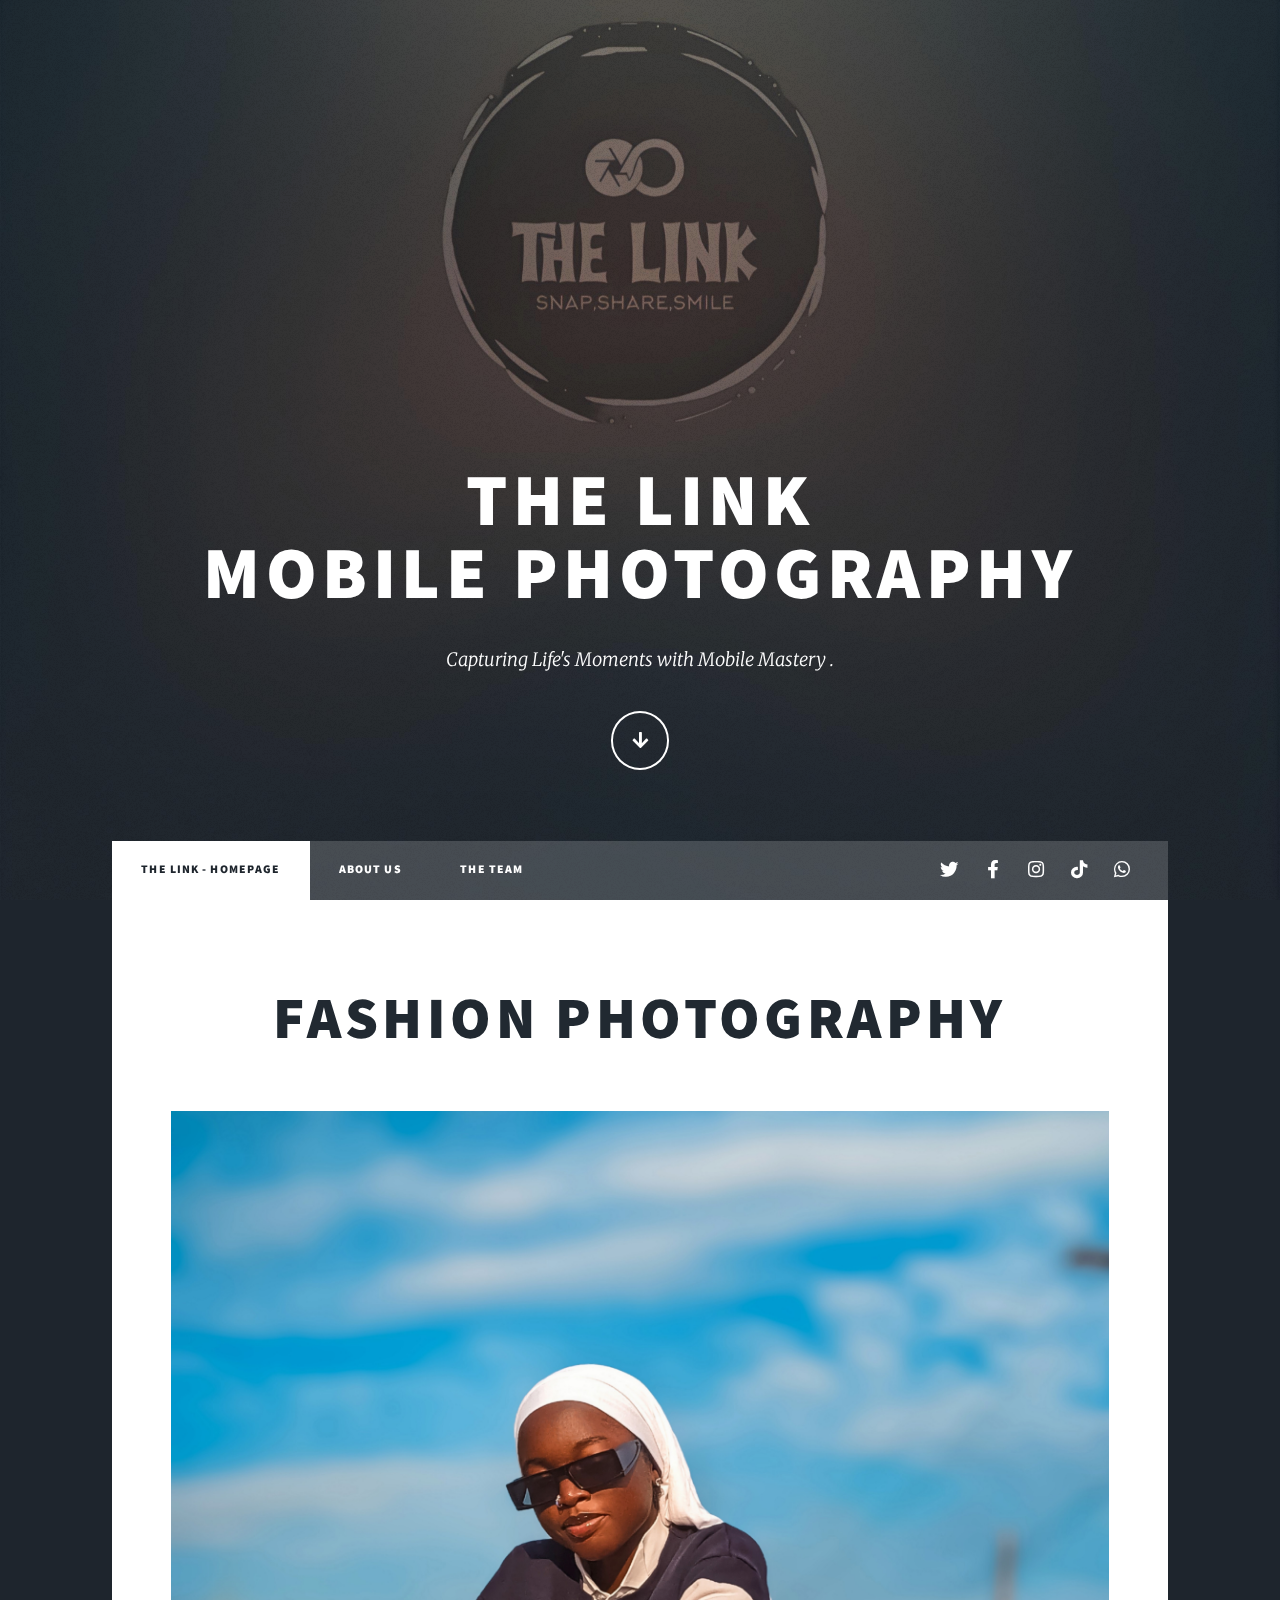
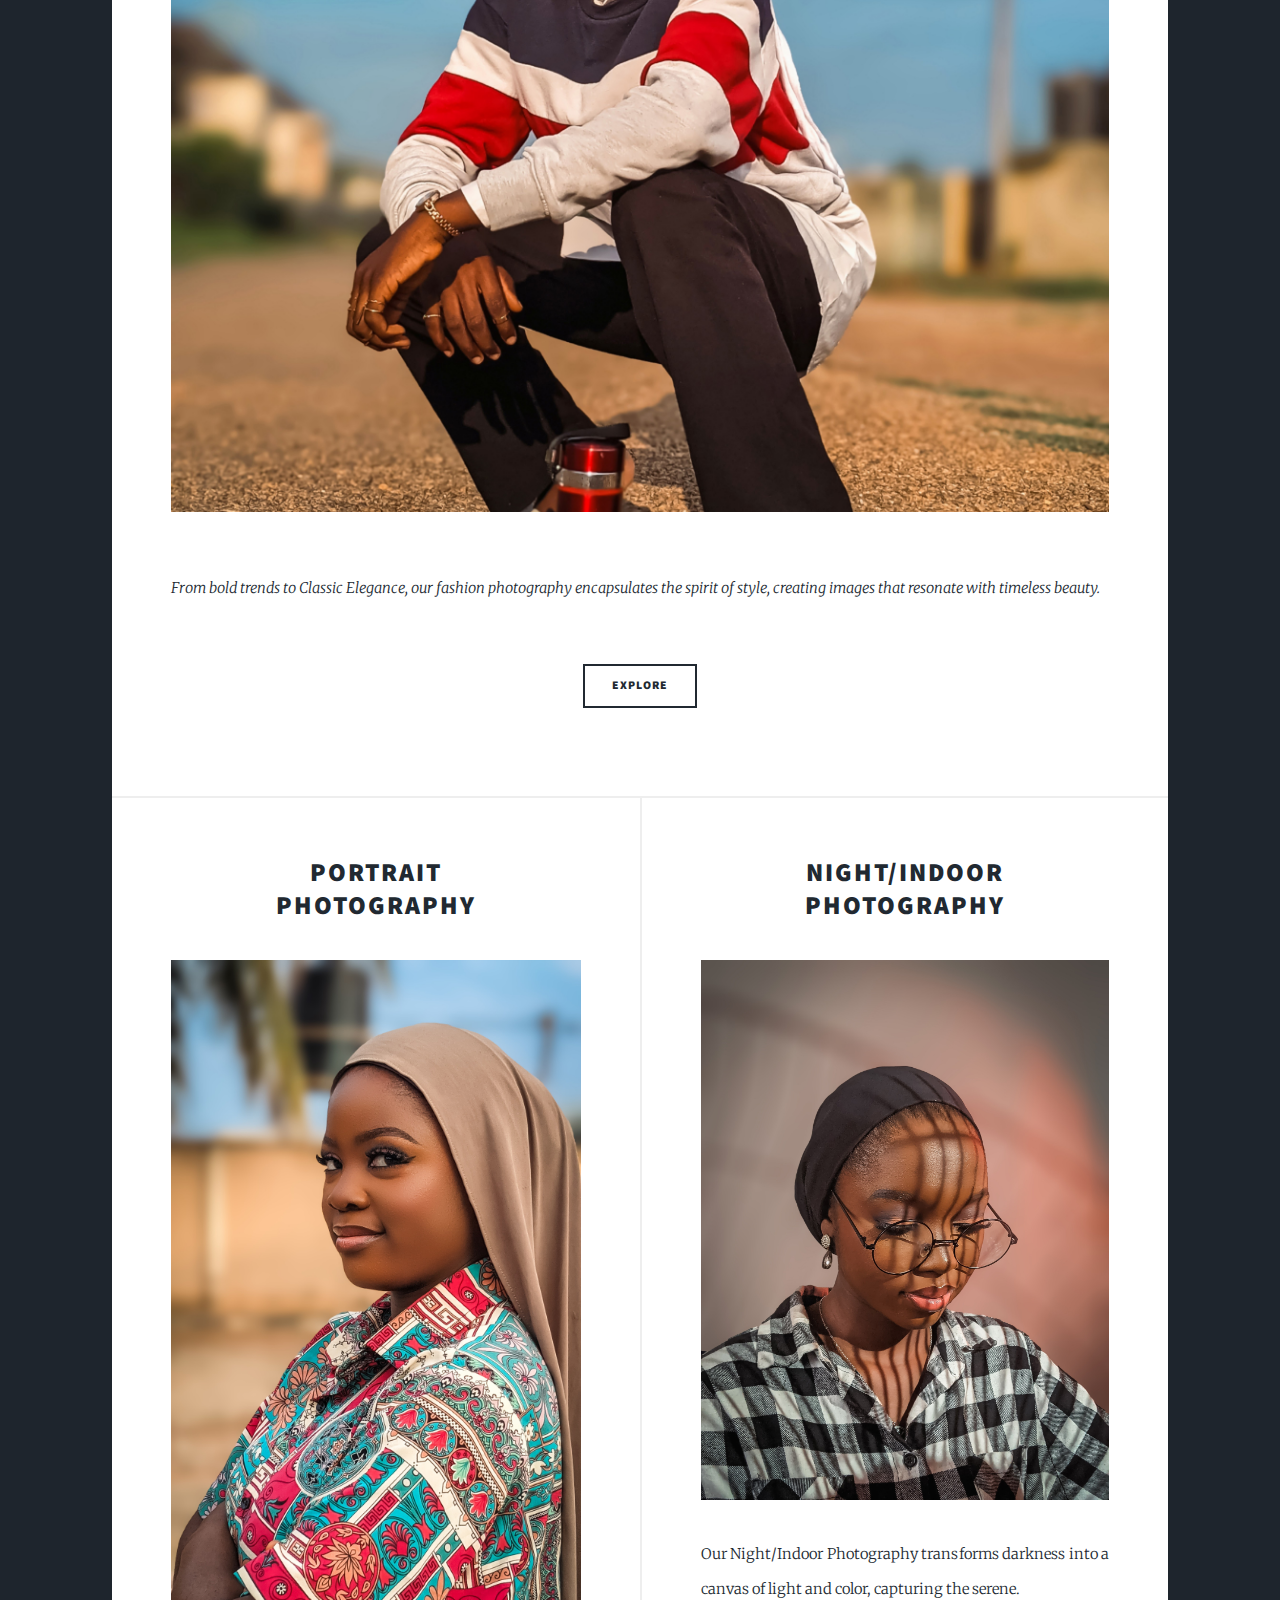
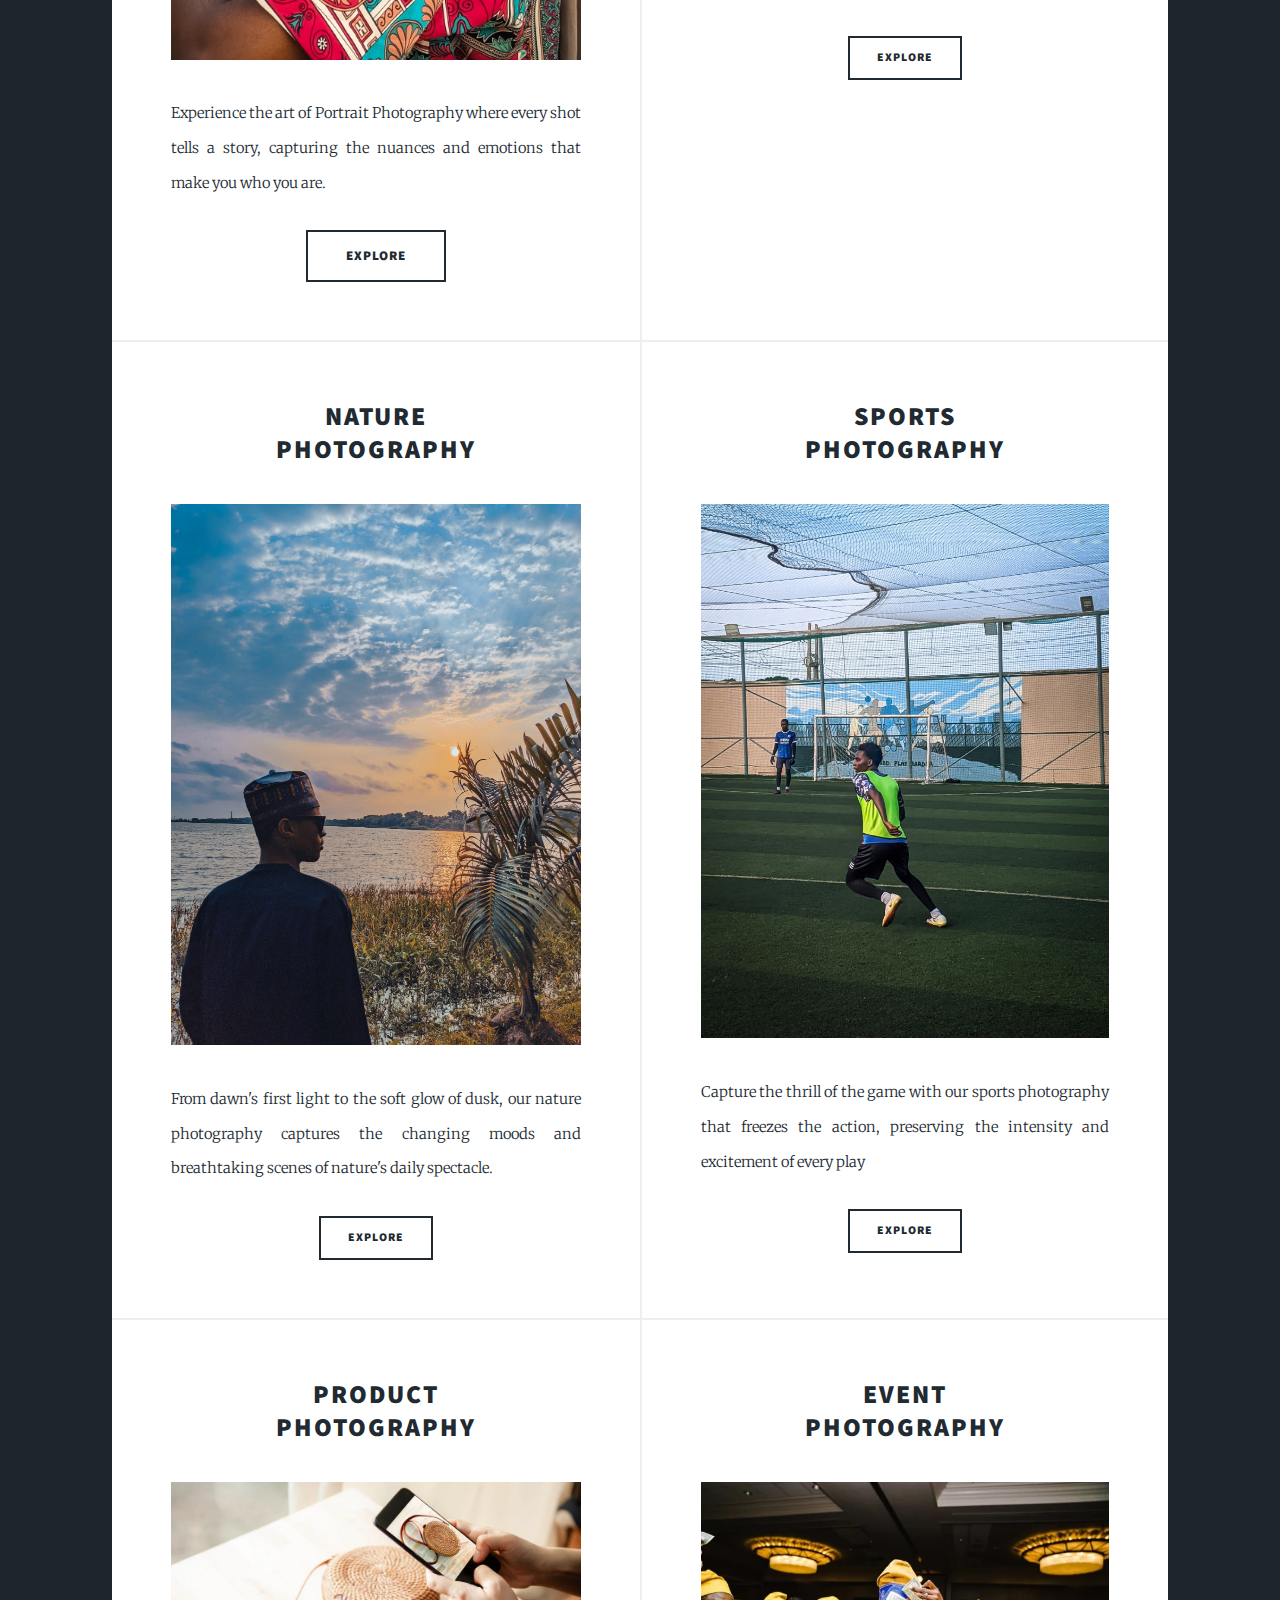
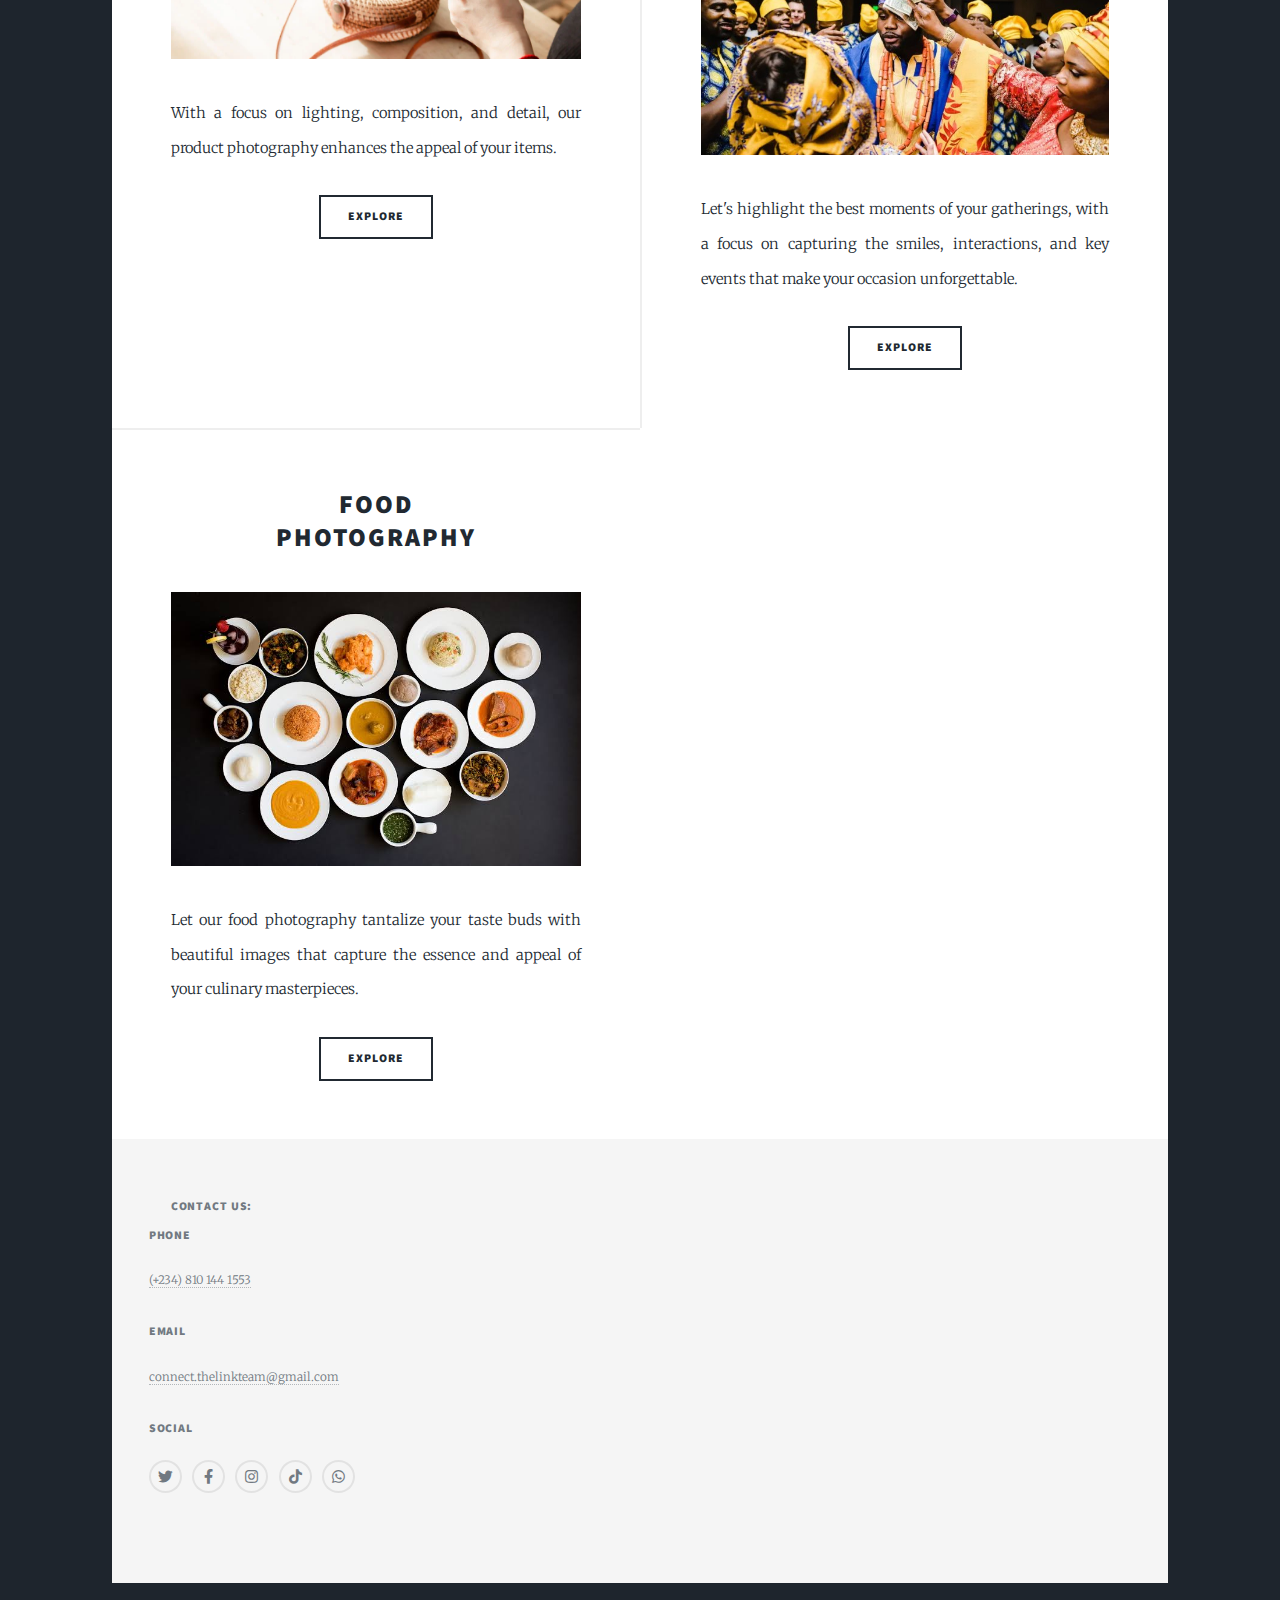
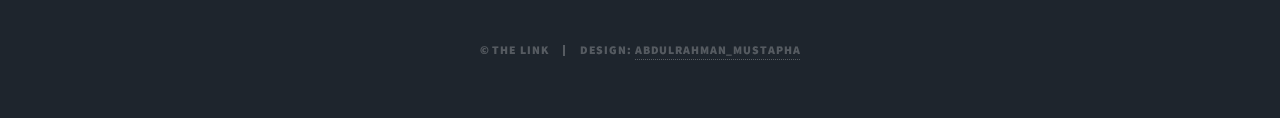
<file: index.html>
<!DOCTYPE HTML>
<!--
	Massively by HTML5 UP
	html5up.net | @ajlkn
	Free for personal and commercial use under the CCA 3.0 license (html5up.net/license)
-->
<html>
	<head>
		<title>The Link - Photography</title>
		<meta charset="utf-8" />
		<meta name="viewport" content="width=device-width, initial-scale=1, user-scalable=no" />
		<link rel="stylesheet" href="assets/css/main.css" />
		<noscript><link rel="stylesheet" href="assets/css/noscript.css" /></noscript>
	</head>
	<body class="is-preload">

		<!-- Wrapper -->
			<div id="wrapper" class="fade-in">

				<!-- Intro -->
					<div id="intro">
						<h1>The link<br />
						mobile photography</h1>
						<!-- <p>A free, fully responsive HTML5 + CSS3 site template designed by <a href="https://twitter.com/ajlkn">@ajlkn</a> for <a href="https://html5up.net">HTML5 UP</a><br />
						and released for free under the <a href="https://html5up.net/license">Creative Commons license</a>.</p> -->
						<p> Capturing Life's Moments with Mobile Mastery </a>.</p>
					
						<ul class="actions">
							<li><a href="#header" class="button icon solid solo fa-arrow-down scrolly">Continue</a></li>
						</ul>
					</div>

				<!-- Header -->
					<header id="header">
						<a href="index.html" class="logo">the link</a>
					</header>

				<!-- Nav -->
					<nav id="nav">
						<ul class="links">
							<li class="active"><a href="index.html">The link - homepage</a></li>
							<li><a href="generic.html">About Us</a></li>
							<li><a href="elements.html">The team</a></li>
						</ul>
						<ul class="icons">
							<li><a href="https://x.com/thelinkographer" class="icon brands fa-twitter"><span class="label">Twitter</span></a></li>
							<li><a href="https://web.facebook.com/profile.php?id=61563234596424" class="icon brands fa-facebook-f"><span class="label">Facebook</span></a></li>
							<li><a href="https://www.instagram.com/thelinkographer.ig" class="icon brands fa-instagram"><span class="label">Instagram</span></a></li>
							<li><a href="https://www.tiktok.com/@thelinkographer.tt?_t=8qAtqVH2z5y&_r=1" class="icon brands fa-tiktok"><span class="label">TikTok</span></a></li>
							<li><a href="https://wa.link/1dpokh" class="icon brands fa-whatsapp"><span class="label">WhatsApp</span></a></li>
						</ul>
					</nav>

				<!-- Main -->
					<div id="main">

						<!-- Featured Post
							<article class="post featured">
								<header class="major">
									<span class="date">April 25, 2017</span> 
									<h2><a>portrait<br /> 
									photography</a></h2>
									<p>Experience the art of Portrait Photography where every shot tells a story,<br />
									capturing the nuances and emotions that make you who you are.<br />
									</p>
								</header>
								<a class="image main"><img src="images/pic01.jpg" alt="" /></a>
								<ul class="actions special">
									<li><a href="https://www.instagram.com/s/aGlnaGxpZ2h0OjE4MDI3NTczNDg1MDE4Njc5?igsh=MWp4d2FocjZiajF4Ng==" class="button large">Explore</a></li>
								</ul>
							</article> -->


							<!-- Featured Post -->
							<article class="post featured">
								<header class="major">
									<!-- <span class="date">April 25, 2017</span> -->
									<h2><a>Fashion photography</a></h2>
									<a class="image main"><img src="images/fashion.jpg" alt="Fashion photography" /></a>
									<p style="text-align: justify;">From bold trends to Classic Elegance, our fashion photography encapsulates the spirit of style, creating images that resonate with timeless beauty.</p>
								</header>
								<ul class="actions special">
									<li><a href="https://www.instagram.com/s/aGlnaGxpZ2h0OjE4MDQyNTA2MzYyOTE5MDgw?story_media_id=3467709616893270007_68169989036&igsh=NHFqZG5vMjJyZTc=" class="button">Explore</a></li>
								</ul>
							</article>
		

						<!-- Posts -->
							<section class="posts">
								<article>
									<header>
										<!-- <span class="date">April 24, 2017</span> -->
										<h2><a>Portrait<br />
										Photography</a></h2>
									</header>
									<a class="image fit"><img src="images/portrait1.jpg" alt="" /></a>
									<p>Experience the art of Portrait Photography where every shot tells a story, capturing the nuances and emotions that make you who you are.<br />
										</p>
									<ul class="actions special">
										<li><a href="https://www.instagram.com/s/aGlnaGxpZ2h0OjE4MDI3NTczNDg1MDE4Njc5?story_media_id=3467709685495401193_68169989036&igsh=MWp4d2FocjZiajF4Ng==" class="button large">Explore</a></li>
								</ul>
							</article>
								<article>
									<header>
										<!-- <span class="date">April 22, 2017</span> -->
										<h2><a>Night/Indoor<br />
										photography</a></h2>
									</header>
									<a class="image fit"><img src="images/edit 1.jpg" alt="" /></a>
									<p>Our Night/Indoor Photography transforms darkness into a canvas of light and color, capturing the serene.</p>
									<ul class="actions special">
										<li><a href="https://www.instagram.com/s/aGlnaGxpZ2h0OjE3OTYyODA4OTIxNjUwOTI3?story_media_id=3467709049068392591_68169989036&igsh=aDNqcjh0aWNhbjM0" class="button">Explore</a></li>
									</ul>
								</article>
								
								<article>
									<header>
										<!-- <span class="date">April 7, 2017</span> -->
										<h2><a>Nature<br />
										photography</a></h2>
									</header>
									<a class="image fit"><img src="images/nature1.jpg" alt="" /></a>
									<p>From dawn's first light to the soft glow of dusk, our nature photography captures the changing moods and breathtaking scenes of nature's daily spectacle.</p>
									<ul class="actions special">
										<li><a href="https://www.instagram.com/s/aGlnaGxpZ2h0OjE3ODg0OTIxOTYyMDg1MDQ0?story_media_id=3467709116286406776_68169989036&igsh=eHZ5ZmY3cnZqd3lk" class="button">Explore</a></li>
									</ul>
								</article>

								<article>
									<header>
										<!-- <span class="date">April 11, 2017</span> -->
										<h2><a>Sports<br />
										Photography</a></h2>
									</header>
									<a class="image fit"><img src="images/sport.jpg" alt="" /></a>
									<p>Capture the thrill of the game with our sports photography that freezes the action, preserving the intensity and excitement of every play</p>
									<ul class="actions special">
										<li><a href="https://www.instagram.com/s/aGlnaGxpZ2h0OjE4NDQzNzgwMjE4MDIxNTk3?story_media_id=3467710476130013078_68169989036&igsh=b2xmZXdzbGdpcmQ=" class="button">Explore</a></li>
									</ul>
								</article>
								
								<article>
									<header>
										<!-- <span class="date">April 18, 2017</span> -->
										<h2><a>product<br />
										photography</a></h2>
									</header>
									<a class="image fit"><img src="images/product.webp" alt="" /></a>
									<p>With a focus on lighting, composition, and detail, our product photography enhances the appeal of your items.</p>
									<ul class="actions special">
										<li><a href="https://www.instagram.com/s/aGlnaGxpZ2h0OjE3OTMzNTkxODk0ODk0OTMy?story_media_id=3417963195005013118_68169989036&igsh=MXY5MnBsNm9jcjVpYg==" class="button">Explore</a></li>
									</ul>
								</article>
								
								<article>
									<header>
										<!-- <span class="date">April 14, 2017</span> -->
										<h2><a>Event<br />
										photography</a></h2>
									</header>
									<a class="image fit"><img src="images/event.jpeg" alt="" /></a>
									<p>Let's highlight the best moments of your gatherings, with a focus on capturing the smiles, interactions, and key events that make your occasion unforgettable.</p>
									<ul class="actions special">
										<li><a href="https://www.instagram.com/s/aGlnaGxpZ2h0OjE4MDY2OTU3ODgzNTc1MjUw?story_media_id=3417963207042652840_68169989036&igsh=YXh1a3poNHFyejV1" class="button">explore</a></li>
									</ul>
								</article>
																
								<article>
									<header>
										<!-- <span class="date">April 7, 2017</span> -->
										<h2><a>Food<br />
										photography</a></h2>
									</header>
									<a class="image fit"><img src="images/food.jpeg" alt="" /></a>
									<p>Let our food photography tantalize your taste buds with beautiful images that capture the essence and appeal of your culinary masterpieces.</p>
									<ul class="actions special">
										<li><a href="https://www.instagram.com/s/aGlnaGxpZ2h0OjE3OTkwNDM4MjYxNzEwNjA0?story_media_id=3417963240748148101_68169989036&igsh=MTUzdnBiOTdjemI1ZQ==" class="button">Explore</a></li>
									</ul>
								</article>
							</section>

					<!-- Footer -->
							<!-- <footer>
								<div class="pagination"> -->
									<!--<a href="#" class="previous">Prev</a>-->
									<!-- <a href="#" class="page active">1</a>
									<a href="#" class="page">2</a>
									<a href="#" class="page">3</a>
									<span class="extra">&hellip;</span>
									<a href="#" class="page">8</a>
									<a href="#" class="page">9</a>
									<a href="#" class="page">10</a>
									<a href="#" class="next">Next</a>
								</div>
							</footer> -->

					</div>

				<!-- Footer -->
					<footer id="footer">
						<section>
							<form method="post" action="#">
								<div class="fields">
									<div class="field">
										<label for="name">Contact us:</label>
										<!-- <input type="text" name="name" id="name" /> -->
									</div>
									<!-- <div class="field">
										<label for="email">Email</label>
										<input type="text" name="email" id="email" />
									</div>
									<div class="field">
										<label for="message">Message</label>
										<textarea name="message" id="message" rows="3"></textarea>
									</div>
								</div>
								<ul class="actions">
									<li><input type="submit" value="Send Message" /></li>
								</ul>
							</form>
						</section> -->
						<section class="split contact">
							<!-- <section class="alt">
								<h3>Address</h3>
								<p>1234 Somewhere Road #87257<br />
								Nashville, TN 00000-0000</p>
							</section> -->
							<section>
								<h3>Phone</h3>
								<p><a href="https://wa.link/1dpokh">(+234) 810 144 1553</a></p>
							</section>
							<section>
								<h3>Email</h3>
								<p><a>connect.thelinkteam@gmail.com</a></p>
							</section>
							<section>
								<h3>Social</h3>
								<ul class="icons alt">
									<li><a href="https://x.com/thelinkographer" class="icon brands fa-twitter"><span class="label">Twitter</span></a></li>
									<li><a href="https://web.facebook.com/profile.php?id=61563234596424" class="icon brands fa-facebook-f"><span class="label">Facebook</span></a></li>
									<li><a href="https://www.instagram.com/thelinkographer.ig" class="icon brands fa-instagram"><span class="label">Instagram</span></a></li>
									<li><a href="https://www.tiktok.com/@thelinkographer.tt?_t=8qAtqVH2z5y&_r=1" class="icon brands fa-tiktok"><span class="label">TikTok</span></a></li>
									<li><a href="https://wa.link/1dpokh" class="icon brands fa-whatsapp"><span class="label">WhatsApp</span></a></li>
								</ul>
							</section>
						</section>
					</footer>

				<!-- Copyright -->
					<div id="copyright">
						<ul><li>&copy; the link</li><li> Design: <a href="https://x.com/AnalystMustapha">Abdulrahman_Mustapha</a></li></ul>
					</div>

			</div>

		<!-- Scripts -->
			<script src="assets/js/jquery.min.js"></script>
			<script src="assets/js/jquery.scrollex.min.js"></script>
			<script src="assets/js/jquery.scrolly.min.js"></script>
			<script src="assets/js/browser.min.js"></script>
			<script src="assets/js/breakpoints.min.js"></script>
			<script src="assets/js/util.js"></script>
			<script src="assets/js/main.js"></script>

	</body>
</html>
</file>
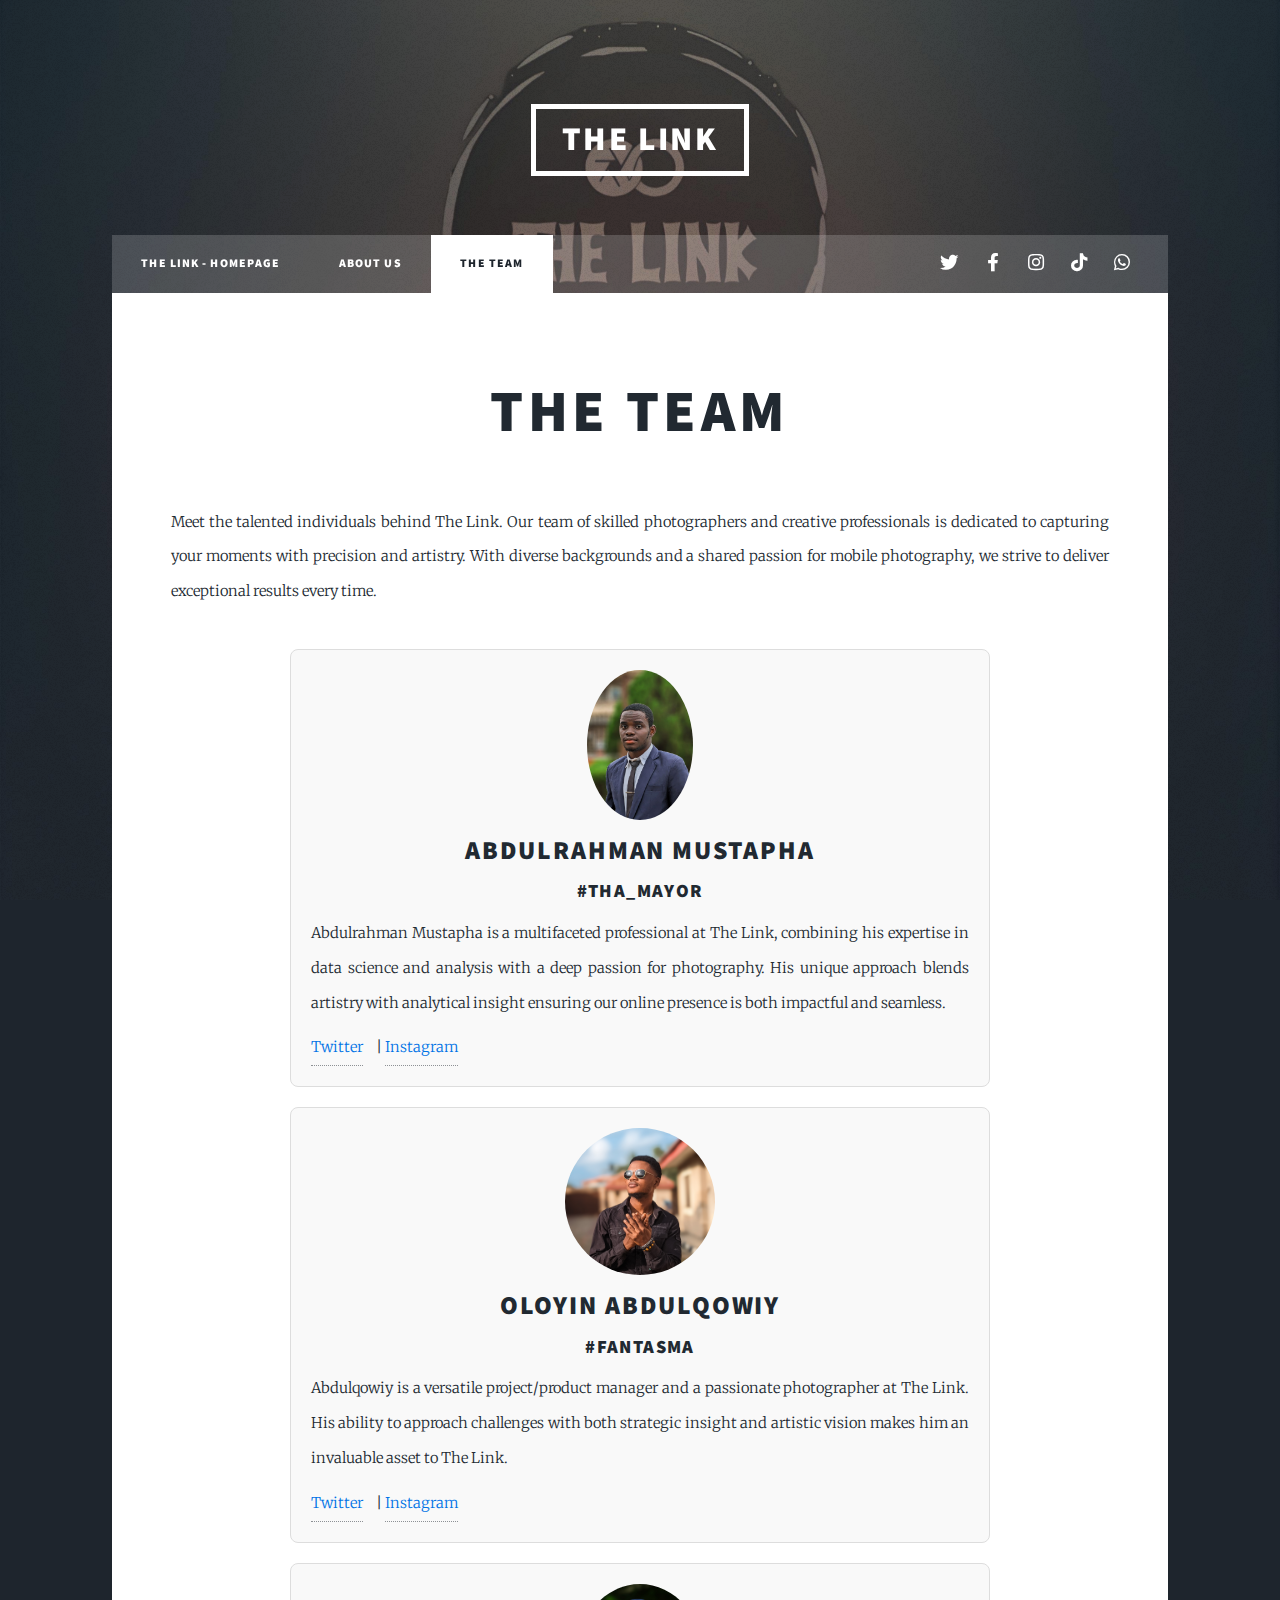
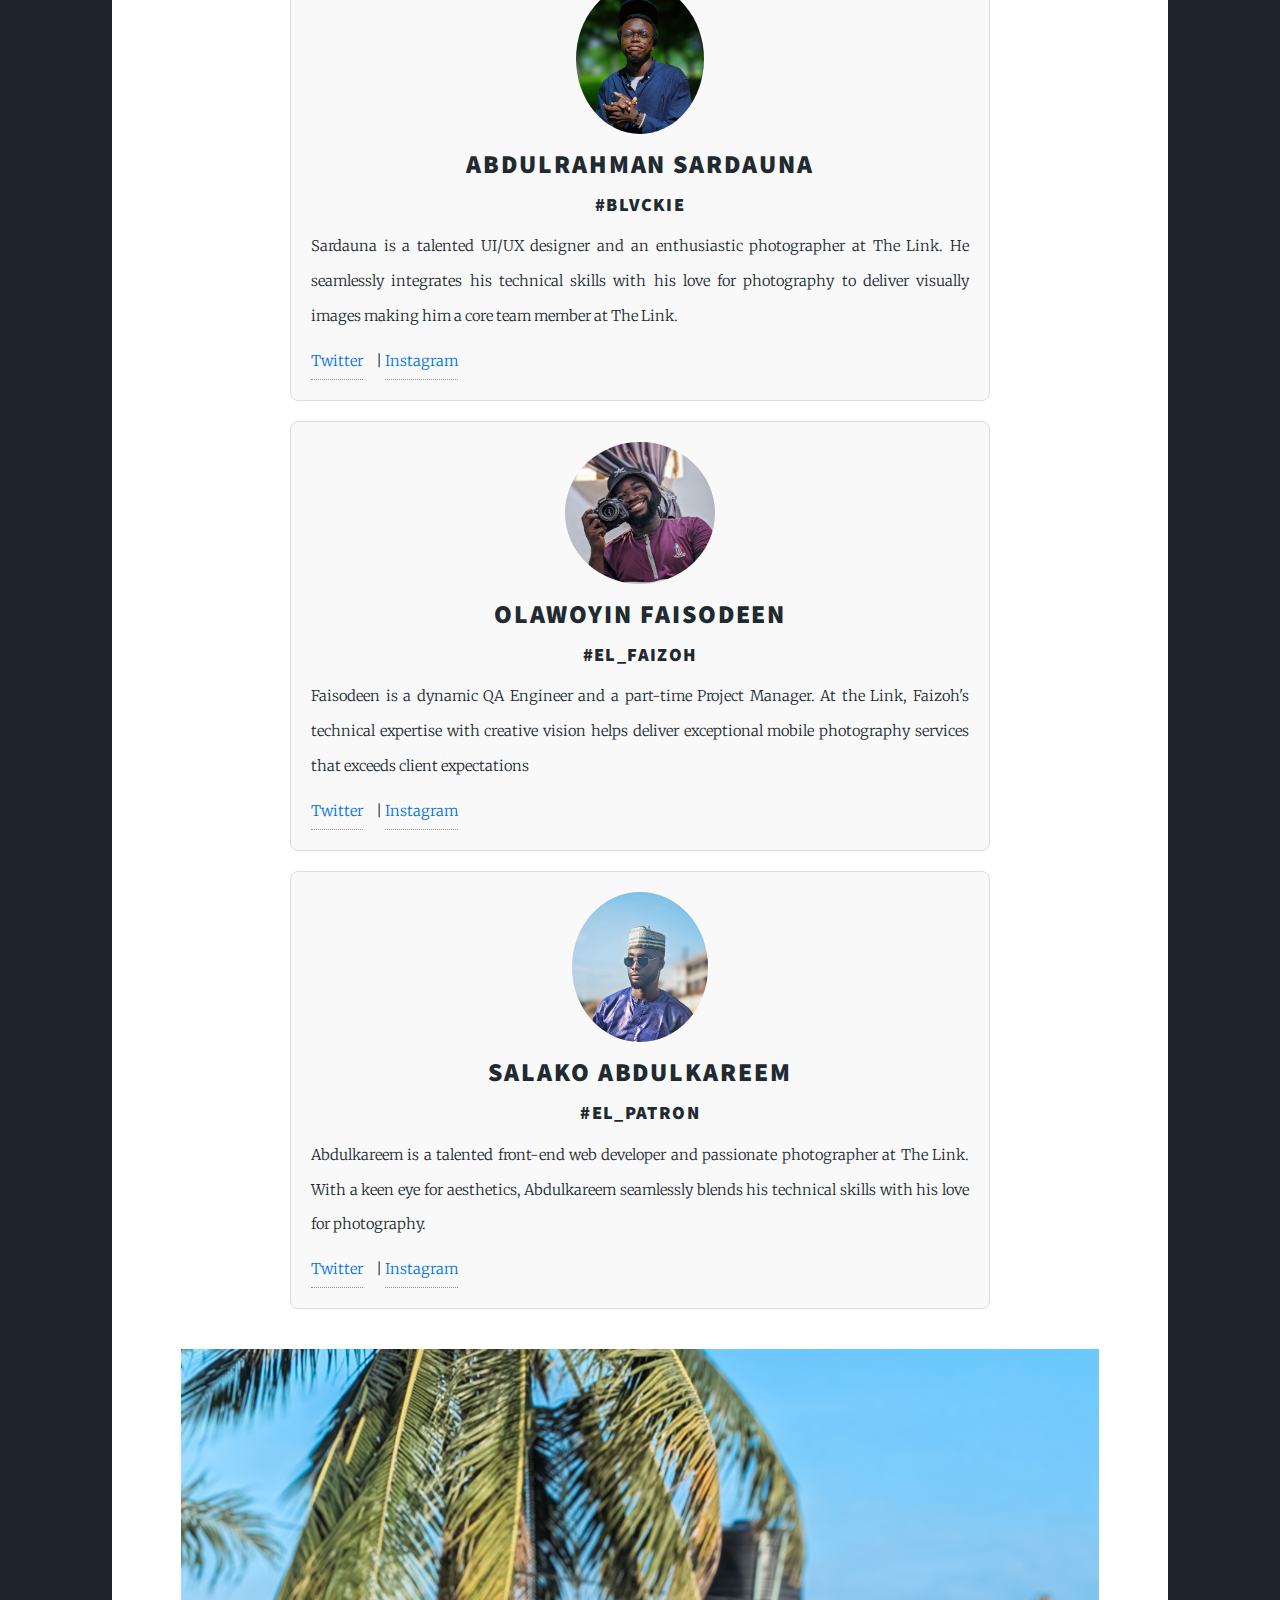
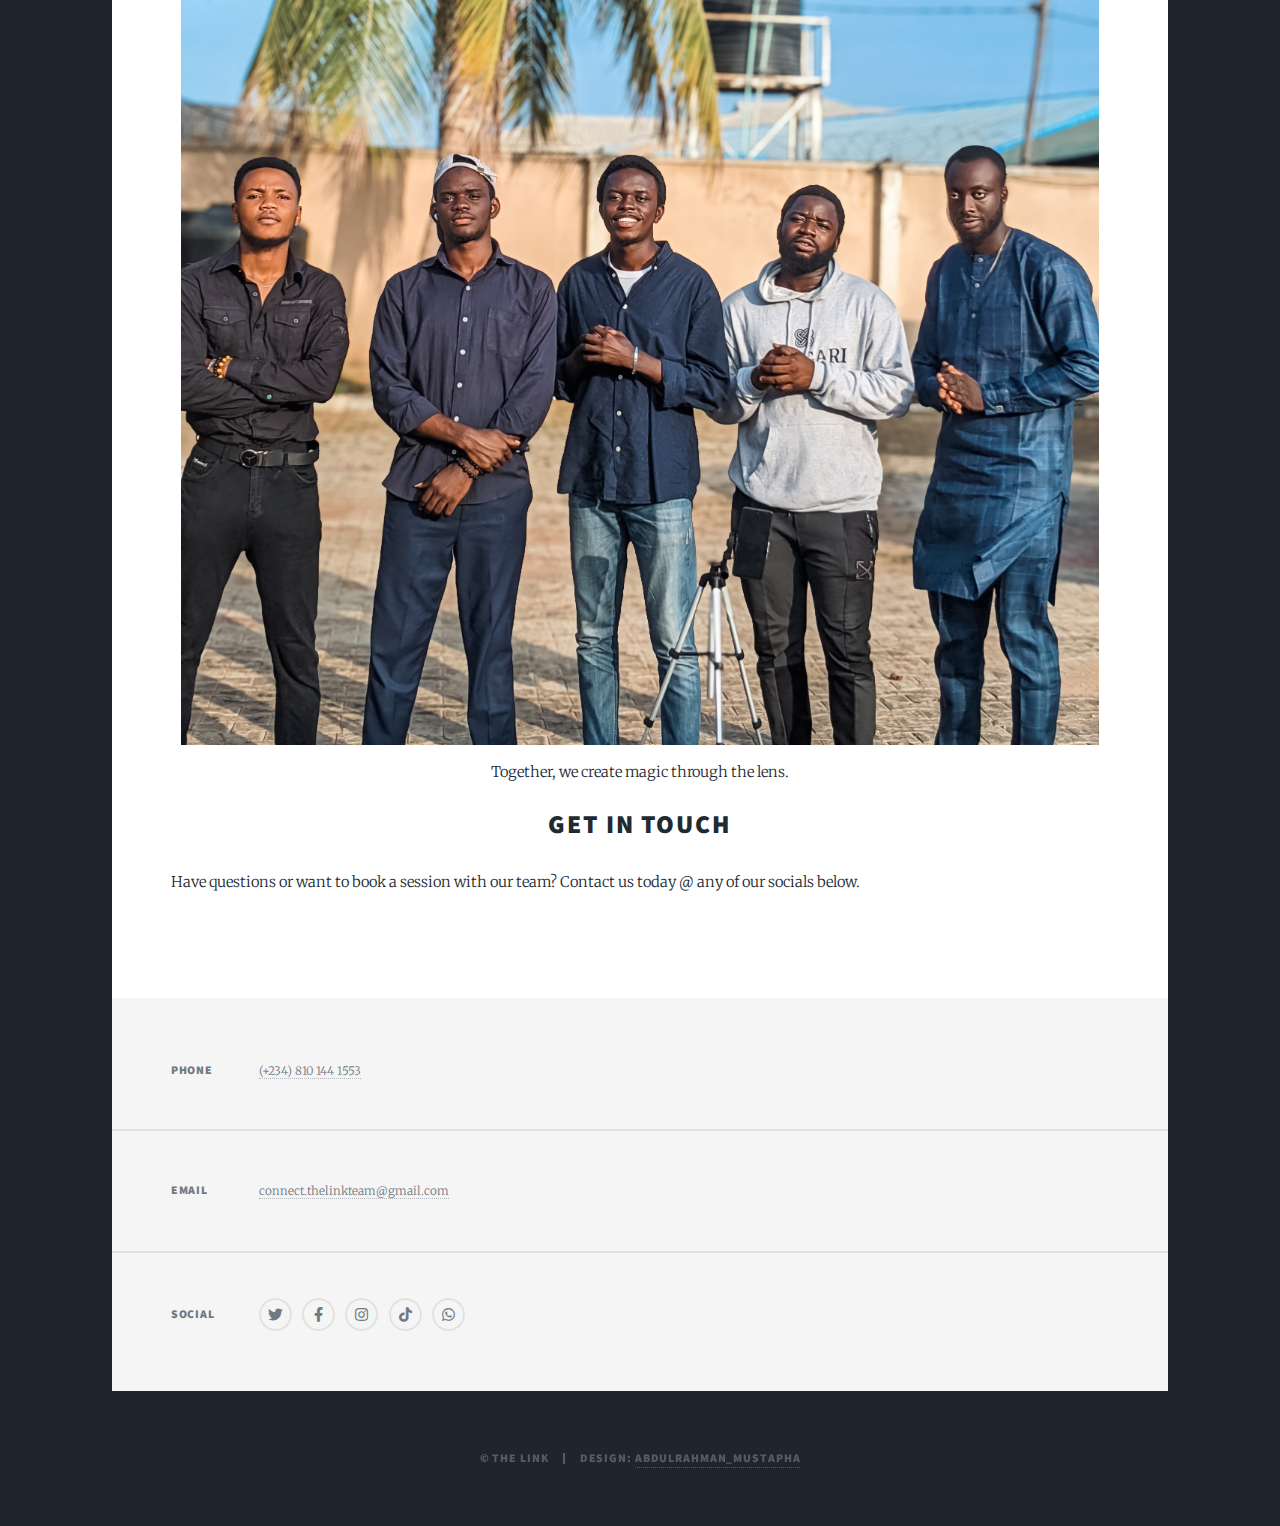
<file: elements.html>
<!DOCTYPE HTML>
<!--
	Massively by HTML5 UP
	html5up.net | @ajlkn
	Free for personal and commercial use under the CCA 3.0 license (html5up.net/license)
-->
<html>
	<head>
		<title>The Team</title>
		<meta charset="utf-8" />
		<meta name="viewport" content="width=device-width, initial-scale=1, user-scalable=no" />
		<link rel="stylesheet" href="assets/css/main.css" />
		<noscript><link rel="stylesheet" href="assets/css/noscript.css" /></noscript>
	</head>
	<body class="is-preload">

		<!-- Wrapper -->
			<div id="wrapper">

				<!-- Header -->
					<header id="header">
						<a href="index.html" class="logo">The Link</a>
					</header>

				<!-- Nav -->
					<nav id="nav">
						<ul class="links">
							<li><a href="index.html">The link - homepage</a></li>
							<li><a href="generic.html">about us</a></li>
							<li class="active"><a href="elements.html">The team</a></li>
						</ul>
						<ul class="icons">
							<li><a href="https://x.com/thelinkographer" class="icon brands fa-twitter"><span class="label">Twitter</span></a></li>
									<li><a href="https://web.facebook.com/profile.php?id=61563234596424" class="icon brands fa-facebook-f"><span class="label">Facebook</span></a></li>
									<li><a href="https://www.instagram.com/thelinkographer.ig" class="icon brands fa-instagram"><span class="label">Instagram</span></a></li>
									<li><a href="https://www.tiktok.com/@thelinkographer.tt?_t=8qAtqVH2z5y&_r=1" class="icon brands fa-tiktok"><span class="label">TikTok</span></a></li>
									<li><a href="https://wa.link/1dpokh" class="icon brands fa-whatsapp"><span class="label">WhatsApp</span></a></li>
						</ul>
					</nav>

				<!-- Main -->
					<div id="main">

						<!-- Post -->
							<section class="post">
								<header class="major">
									<h1>The team<br />
									</h1>
								</header>

								<section class="team-intro">
									<!-- <h1>The Team</h1> -->
									<p>Meet the talented individuals behind The Link. Our team of skilled photographers and creative professionals is dedicated to capturing your moments with precision and artistry. With diverse backgrounds and a shared passion for mobile photography, we strive to deliver exceptional results every time.</p>
								</section>
						
								<section class="team-profiles">
									<div class="team-member">
										<img src="images/team-member1.jpg" alt="John Doe - Lead Photographer">
										<h2>Abdulrahman Mustapha</h2>
										<h3>#Tha_Mayor</h3>
										<p>Abdulrahman Mustapha is a multifaceted professional at The Link, combining his expertise in data science and analysis with a deep passion for photography. His unique approach blends artistry with analytical insight ensuring our online presence is both impactful and seamless.</p>
										<!-- <p><em>"Photography is the art of freezing a moment in time, and I strive to make each moment unforgettable."</em></p> -->
										<a href="https://x.com/AnalystMustapha" target="_blank">Twitter</a> | <a href="https://www.instagram.com/_ma_yowa__?igsh=MWF2NGZtMDFraGo1MQ==" target="_blank">Instagram</a>
									</div>
									<!-- Repeat for other team members -->
								</section>
								
								<section class="team-profiles">
									<div class="team-member">
										<img src="images/team-member2.jpg" alt="John Doe - Lead Photographer">
										<h2>Oloyin Abdulqowiy</h2>
										<h3>#Fantasma</h3>
										<p>Abdulqowiy is a versatile project/product manager and a passionate photographer at The Link. His ability to approach challenges with both strategic insight and artistic vision makes him an invaluable asset to The Link.</p>
										<!-- <p><em>"Photography is the art of freezing a moment in time, and I strive to make each moment unforgettable."</em></p> -->
										<a href="https://x.com/qhurr_wee" target="_blank">Twitter</a> | <a href="https://www.instagram.com/xxiii.fantasma?igsh=MTN4djdpdmFpc3ZzYQ==" target="_blank">Instagram</a>
									</div>
									<!-- Repeat for other team members -->
								</section>
								
								<section class="team-profiles">
									<div class="team-member">
										<img src="images/team-member3.jpg" alt="John Doe - Lead Photographer">
										<h2>Abdulrahman Sardauna</h2>
										<h3>#Blvckie</h3>
										<p>Sardauna is a talented UI/UX designer and an enthusiastic photographer at The Link. He seamlessly integrates his technical skills with his love for photography to deliver visually images making him a core team member at The Link.</p>
										<!-- <p><em>"Photography is the art of freezing a moment in time, and I strive to make each moment unforgettable."</em></p> -->
										<a href="https://x.com/Sardyblack" target="_blank">Twitter</a> | <a href="https://www.instagram.com/fashun_incorp?igsh=MTFqOGZtMzB5YmhjbQ==" target="_blank">Instagram</a>
									</div>
									<!-- Repeat for other team members -->
								</section>

								<section class="team-profiles">
									<div class="team-member">
										<img src="images/team-member4.jpg" alt="John Doe - Lead Photographer">
										<h2>Olawoyin Faisodeen</h2>
										<h3>#El_Faizoh</h3>
										<p>Faisodeen is a dynamic QA Engineer and a part-time Project Manager. At the Link, Faizoh's technical expertise with creative vision helps deliver exceptional mobile photography services that exceeds client expectations</p>
										<!-- <p><em>"Photography is the art of freezing a moment in time, and I strive to make each moment unforgettable."</em></p> -->
										<a href="https://x.com/faizohthefirst" target="_blank">Twitter</a> | <a href="https://www.instagram.com/el_faizoh?igsh=MXFkdjZpeTM1NnZwNg==" target="_blank">Instagram</a>
									</div>
									<!-- Repeat for other team members -->
								</section>

								<section class="team-profiles">
									<div class="team-member">
										<img src="images/team-member5.jpg" alt="John Doe - Lead Photographer">
										<h2>Salako Abdulkareem</h2>
										<h3>#El_Patron</h3>
										<p>Abdulkareem is a talented front-end web developer and passionate photographer at The Link. With a keen eye for aesthetics, Abdulkareem seamlessly blends his technical skills with his love for photography.</p>
										<!-- <p><em>"Combining my passion for photography with web development allows me to create immersive online experiences that truly resonate with our audience."</em></p> -->
										<a href="https://x.com/opeezyvisuals" target="_blank">Twitter</a> | <a href="https://www.instagram.com/johndoe" target="_blank">Instagram</a>
									</div>
									<!-- Repeat for other team members -->
								</section>
										<section class="team-photo">
									<img src="images/group-photo.jpg" alt="The Link Team">
									<p>Together, we create magic through the lens.</p>
								</section>

							

								<section class="team-contact">
									<h2>Get in Touch</h2>
									<p>Have questions or want to book a session with our team?  <!-- <a href="contact.html">Contact us</a> --> Contact us today @ any of our socials below.</p>
								</section>
								
								
								
								
								<!-- Text stuff -->
									<!-- <h2>Text</h2>
									<p>This is <b>bold</b> and this is <strong>strong</strong>. This is <i>italic</i> and this is <em>emphasized</em>.
									This is <sup>superscript</sup> text and this is <sub>subscript</sub> text.
									This is <u>underlined</u> and this is code: <code>for (;;) { ... }</code>.
									Finally, this is a <a href="#">link</a>.</p>
									<hr />
									<h2>Heading Level 2</h2>
									<h3>Heading Level 3</h3>
									<h4>Heading Level 4</h4>
									<h5>Heading Level 5</h5>
									<h6>Heading Level 6</h6>
									<hr />
									<header>
										<h2>Heading with a Subtitle</h2>
										<p>Lorem ipsum dolor sit amet nullam id egestas urna aliquam</p>
									</header>
									<p>Nunc lacinia ante nunc ac lobortis. Interdum adipiscing gravida odio porttitor sem non mi integer non faucibus ornare mi ut ante amet placerat aliquet. Volutpat eu sed ante lacinia sapien lorem accumsan varius montes viverra nibh in adipiscing blandit tempus accumsan.</p>
									<header>
										<h3>Heading with a Subtitle</h3>
										<p>Lorem ipsum dolor sit amet nullam id egestas urna aliquam</p>
									</header>
									<p>Nunc lacinia ante nunc ac lobortis. Interdum adipiscing gravida odio porttitor sem non mi integer non faucibus ornare mi ut ante amet placerat aliquet. Volutpat eu sed ante lacinia sapien lorem accumsan varius montes viverra nibh in adipiscing blandit tempus accumsan.</p>
									<header>
										<h4>Heading with a Subtitle</h4>
										<p>Lorem ipsum dolor sit amet nullam id egestas urna aliquam</p>
									</header>
									<p>Nunc lacinia ante nunc ac lobortis. Interdum adipiscing gravida odio porttitor sem non mi integer non faucibus ornare mi ut ante amet placerat aliquet. Volutpat eu sed ante lacinia sapien lorem accumsan varius montes viverra nibh in adipiscing blandit tempus accumsan.</p>

									<hr /> -->

								<!-- Lists -->
									<!-- <h2>Lists</h2>
									<div class="row">
										<div class="col-6 col-12-small">

											<h3>Unordered</h3>
											<ul>
												<li>Dolor pulvinar etiam.</li>
												<li>Sagittis lorem eleifend.</li>
												<li>Felis feugiat dolore viverra.</li>
												<li>Dolor pulvinar etiam.</li>
											</ul>

											<h3>Alternate</h3>
											<ul class="alt">
												<li>Dolor pulvinar etiam etiam.</li>
												<li>Sagittis adipiscing eleifend.</li>
												<li>Felis enim dolore viverra.</li>
												<li>Dolor pulvinar etiam etiam.</li>
											</ul>

										</div>
										<div class="col-6 col-12-small">

											<h3>Ordered</h3>
											<ol>
												<li>Dolor pulvinar etiam.</li>
												<li>Etiam vel felis at viverra.</li>
												<li>Felis enim feugiat magna.</li>
												<li>Etiam vel felis nullam.</li>
												<li>Felis enim et tempus.</li>
											</ol>

											<h3>Icons</h3>
											<ul class="icons">
												<li><a href="#" class="icon brands fa-twitter"><span class="label">Twitter</span></a></li>
												<li><a href="#" class="icon brands fa-facebook-f"><span class="label">Facebook</span></a></li>
												<li><a href="#" class="icon brands fa-instagram"><span class="label">Instagram</span></a></li>
												<li><a href="#" class="icon brands fa-github"><span class="label">Github</span></a></li>
												<li><a href="#" class="icon brands fa-dribbble"><span class="label">Dribbble</span></a></li>
											</ul>
											<ul class="icons alt">
												<li><a href="#" class="icon brands alt fa-twitter"><span class="label">Twitter</span></a></li>
												<li><a href="#" class="icon brands alt fa-facebook-f"><span class="label">Facebook</span></a></li>
												<li><a href="#" class="icon brands alt fa-instagram"><span class="label">Instagram</span></a></li>
												<li><a href="#" class="icon brands alt fa-github"><span class="label">Github</span></a></li>
												<li><a href="#" class="icon brands alt fa-dribbble"><span class="label">Dribbble</span></a></li>
											</ul>

										</div>
									</div>
									<h3>Definition</h3>
									<dl>
										<dt>Item 1</dt>
										<dd>
											<p>Lorem ipsum dolor vestibulum ante ipsum primis in faucibus vestibulum. Blandit adipiscing eu felis iaculis volutpat ac adipiscing accumsan eu faucibus. Integer ac pellentesque praesent.</p>
										</dd>
										<dt>Item 2</dt>
										<dd>
											<p>Lorem ipsum dolor vestibulum ante ipsum primis in faucibus vestibulum. Blandit adipiscing eu felis iaculis volutpat ac adipiscing accumsan eu faucibus. Integer ac pellentesque praesent.</p>
										</dd>
										<dt>Item 3</dt>
										<dd>
											<p>Lorem ipsum dolor vestibulum ante ipsum primis in faucibus vestibulum. Blandit adipiscing eu felis iaculis volutpat ac adipiscing accumsan eu faucibus. Integer ac pellentesque praesent.</p>
										</dd>
									</dl>

									<h3>Actions</h3>
									<ul class="actions">
										<li><a href="#" class="button primary">Primary</a></li>
										<li><a href="#" class="button">Default</a></li>
									</ul>
									<ul class="actions small">
										<li><a href="#" class="button primary small">Small</a></li>
										<li><a href="#" class="button small">Small</a></li>
									</ul>
									<div class="row">
										<div class="col-6 col-12-small">
											<ul class="actions stacked">
												<li><a href="#" class="button primary">Default</a></li>
												<li><a href="#" class="button">Default</a></li>
											</ul>
										</div>
										<div class="col-6 col-12-small">
											<ul class="actions stacked">
												<li><a href="#" class="button primary small">Small</a></li>
												<li><a href="#" class="button small">Small</a></li>
											</ul>
										</div>
									</div>
									<div class="row">
										<div class="col-6 col-12-small">
											<ul class="actions stacked">
												<li><a href="#" class="button primary fit">Default</a></li>
												<li><a href="#" class="button fit">Default</a></li>
											</ul>
										</div>
										<div class="col-6 col-12-small">
											<ul class="actions stacked">
												<li><a href="#" class="button primary small fit">Small</a></li>
												<li><a href="#" class="button small fit">Small</a></li>
											</ul>
										</div>
									</div>

									<hr /> -->

								<!-- Blockquote -->
									<!-- <h2>Blockquote</h2>
									<blockquote>Fringilla nisl. Donec accumsan interdum nisi, quis tincidunt felis sagittis eget tempus euismod. Vestibulum ante ipsum primis in faucibus vestibulum. Blandit adipiscing eu felis iaculis volutpat ac adipiscing accumsan faucibus. Vestibulum ante ipsum primis in faucibus vestibulum. Blandit adipiscing eu felis.</blockquote>

									<hr />
 -->
								<!-- Table -->
									<!-- <h2>Table</h2>

									<h3>Default</h3>
									<div class="table-wrapper">
										<table>
											<thead>
												<tr>
													<th>Name</th>
													<th>Description</th>
													<th>Price</th>
												</tr>
											</thead>
											<tbody>
												<tr>
													<td>Item 1</td>
													<td>Ante turpis integer aliquet porttitor.</td>
													<td>29.99</td>
												</tr>
												<tr>
													<td>Item 2</td>
													<td>Vis ac commodo adipiscing arcu aliquet.</td>
													<td>19.99</td>
												</tr>
												<tr>
													<td>Item 3</td>
													<td> Morbi faucibus arcu accumsan lorem.</td>
													<td>29.99</td>
												</tr>
												<tr>
													<td>Item 4</td>
													<td>Vitae integer tempus condimentum.</td>
													<td>19.99</td>
												</tr>
												<tr>
													<td>Item 5</td>
													<td>Ante turpis integer aliquet porttitor.</td>
													<td>29.99</td>
												</tr>
											</tbody>
											<tfoot>
												<tr>
													<td colspan="2"></td>
													<td>100.00</td>
												</tr>
											</tfoot>
										</table>
									</div>

									<h3>Alternate</h3>
									<div class="table-wrapper">
										<table class="alt">
											<thead>
												<tr>
													<th>Name</th>
													<th>Description</th>
													<th>Price</th>
												</tr>
											</thead>
											<tbody>
												<tr>
													<td>Item 1</td>
													<td>Ante turpis integer aliquet porttitor.</td>
													<td>29.99</td>
												</tr>
												<tr>
													<td>Item 2</td>
													<td>Vis ac commodo adipiscing arcu aliquet.</td>
													<td>19.99</td>
												</tr>
												<tr>
													<td>Item 3</td>
													<td> Morbi faucibus arcu accumsan lorem.</td>
													<td>29.99</td>
												</tr>
												<tr>
													<td>Item 4</td>
													<td>Vitae integer tempus condimentum.</td>
													<td>19.99</td>
												</tr>
												<tr>
													<td>Item 5</td>
													<td>Ante turpis integer aliquet porttitor.</td>
													<td>29.99</td>
												</tr>
											</tbody>
											<tfoot>
												<tr>
													<td colspan="2"></td>
													<td>100.00</td>
												</tr>
											</tfoot>
										</table>
									</div>

									<hr /> -->

								<!-- Buttons -->
									<!-- <h2>Buttons</h2>
									<ul class="actions">
										<li><a href="#" class="button primary">Primary</a></li>
										<li><a href="#" class="button">Default</a></li>
									</ul>
									<ul class="actions">
										<li><a href="#" class="button primary large">Large</a></li>
										<li><a href="#" class="button">Default</a></li>
										<li><a href="#" class="button small">Small</a></li>
									</ul>
									<ul class="actions fit">
										<li><a href="#" class="button primary fit">Fit</a></li>
										<li><a href="#" class="button fit">Fit</a></li>
									</ul>
									<ul class="actions fit small">
										<li><a href="#" class="button primary fit small">Fit + Small</a></li>
										<li><a href="#" class="button fit small">Fit + Small</a></li>
									</ul>
									<ul class="actions">
										<li><a href="#" class="button primary icon solid fa-search">Icon</a></li>
										<li><a href="#" class="button icon solid fa-download">Icon</a></li>
									</ul>
									<ul class="actions">
										<li><span class="button primary disabled">Primary</span></li>
										<li><span class="button disabled">Default</span></li>
									</ul>

									<hr /> -->

								<!-- Form -->
									<!-- <h2>Form</h2>

									<form method="post" action="#">
										<div class="row gtr-uniform">
											<div class="col-6 col-12-xsmall">
												<input type="text" name="demo-name" id="demo-name" value="" placeholder="Name" />
											</div>
											<div class="col-6 col-12-xsmall">
												<input type="email" name="demo-email" id="demo-email" value="" placeholder="Email" />
											</div> -->
											<!-- Break -->
											<!-- <div class="col-12">
												<select name="demo-category" id="demo-category">
													<option value="">- Category -</option>
													<option value="1">Manufacturing</option>
													<option value="1">Shipping</option>
													<option value="1">Administration</option>
													<option value="1">Human Resources</option>
												</select>
											</div> -->
											<!-- Break -->
											<!-- <div class="col-4 col-12-small">
												<input type="radio" id="demo-priority-low" name="demo-priority" checked>
												<label for="demo-priority-low">Low</label>
											</div>
											<div class="col-4 col-12-small">
												<input type="radio" id="demo-priority-normal" name="demo-priority">
												<label for="demo-priority-normal">Normal</label>
											</div>
											<div class="col-4 col-12-small">
												<input type="radio" id="demo-priority-high" name="demo-priority">
												<label for="demo-priority-high">High</label>
											</div> -->
											<!-- Break -->
											<!-- <div class="col-6 col-12-small">
												<input type="checkbox" id="demo-copy" name="demo-copy">
												<label for="demo-copy">Email me a copy</label>
											</div>
											<div class="col-6 col-12-small">
												<input type="checkbox" id="demo-human" name="demo-human" checked>
												<label for="demo-human">I am a human</label>
											</div> -->
											<!-- Break -->
											<!-- <div class="col-12">
												<textarea name="demo-message" id="demo-message" placeholder="Enter your message" rows="6"></textarea>
											</div> -->
											<!-- Break -->
											<!-- <div class="col-12">
												<ul class="actions">
													<li><input type="submit" value="Send Message" class="primary" /></li>
													<li><input type="reset" value="Reset" /></li>
												</ul>
											</div>
										</div>
									</form>

									<hr />
 -->
								<!-- Image -->
									<!-- <h2>Image</h2>

									<h3>Fit</h3>
									<span class="image fit"><img src="images/pic01.jpg" alt="" /></span>
									<div class="box alt">
										<div class="row gtr-50 gtr-uniform">
											<div class="col-4"><span class="image fit"><img src="images/pic02.jpg" alt="" /></span></div>
											<div class="col-4"><span class="image fit"><img src="images/pic03.jpg" alt="" /></span></div>
											<div class="col-4"><span class="image fit"><img src="images/pic04.jpg" alt="" /></span></div> -->
											<!-- Break -->
											<!-- <div class="col-4"><span class="image fit"><img src="images/pic04.jpg" alt="" /></span></div>
											<div class="col-4"><span class="image fit"><img src="images/pic02.jpg" alt="" /></span></div>
											<div class="col-4"><span class="image fit"><img src="images/pic03.jpg" alt="" /></span></div> -->
											<!-- Break -->
											<!-- <div class="col-4"><span class="image fit"><img src="images/pic03.jpg" alt="" /></span></div>
											<div class="col-4"><span class="image fit"><img src="images/pic04.jpg" alt="" /></span></div>
											<div class="col-4"><span class="image fit"><img src="images/pic02.jpg" alt="" /></span></div>
										</div>
									</div>

									<h3>Left &amp; Right</h3>
									<p><span class="image left"><img src="images/pic08.jpg" alt="" /></span>Lorem ipsum dolor sit accumsan interdum nisi, quis tincidunt felis sagittis eget. tempus euismod. Vestibulum ante ipsum primis in faucibus vestibulum. Blandit adipiscing eu felis iaculis volutpat ac adipiscing accumsan eu faucibus. Integer ac pellentesque praesent tincidunt felis sagittis eget. tempus euismod. Vestibulum ante ipsum primis sagittis eget. tempus euismod. Vestibulum ante ipsum primis in faucibus vestibulum. Blandit adipiscing eu felis iaculis volutpat ac adipiscing accumsan eu faucibus. Integer ac pellentesque praesent tincidunt felis sagittis eget. tempus euismod. Vestibulum ante ipsum primis in faucibus vestibulum. Blandit adipiscing eu felis iaculis volutpat ac adipiscing accumsan eu faucibus. Integer ac pellentesque praesent. Vestibulum ante ipsum primis in faucibus magna blandit adipiscing eu felis iaculis.</p>
									<p><span class="image right"><img src="images/pic09.jpg" alt="" /></span>Lorem ipsum dolor sit accumsan interdum nisi, quis tincidunt felis sagittis eget. tempus euismod. Vestibulum ante ipsum primis in faucibus vestibulum. Blandit adipiscing eu felis iaculis volutpat ac adipiscing accumsan eu faucibus. Integer ac pellentesque praesent tincidunt felis sagittis eget. tempus euismod. Vestibulum ante ipsum primis sagittis eget. tempus euismod. Vestibulum ante ipsum primis in faucibus vestibulum. Blandit adipiscing eu felis iaculis volutpat ac adipiscing accumsan eu faucibus. Integer ac pellentesque praesent tincidunt felis sagittis eget. tempus euismod. Vestibulum ante ipsum primis in faucibus vestibulum. Blandit adipiscing eu felis iaculis volutpat ac adipiscing accumsan eu faucibus. Integer ac pellentesque praesent. Vestibulum ante ipsum primis in faucibus magna blandit adipiscing eu felis iaculis.</p>

									<hr /> -->

								<!-- Box -->
									<!-- <h2>Box</h2>
									<div class="box">
										<p>Felis sagittis eget tempus primis in faucibus vestibulum. Blandit adipiscing eu felis iaculis volutpat ac adipiscing accumsan eu faucibus. Integer ac pellentesque praesent tincidunt felis sagittis eget. tempus euismod. Magna sed etiam ante ipsum primis in faucibus vestibulum. Blandit adipiscing eu ipsum primis in faucibus vestibulum. Blandit adipiscing eu felis iaculis volutpat ac adipiscing accumsan eu faucibus lorem ipsum dolor sit amet nullam. Integer ac pellentesque praesent tincidunt felis sagittis eget. tempus euismod. Vestibulum ante ipsum primis sagittis eget. tempus euismod. Vestibulum ante ipsum primis in faucibus vestibulum. Blandit adipiscing eu felis iaculis volutpat ac adipiscing accumsan eu faucibus. Integer ac pellentesque praesent tincidunt felis sagittis eget. tempus euismod. Vestibulum ante ipsum primis in faucibus vestibulum. Blandit adipiscing eu felis iaculis volutpat ac adipiscing accumsan eu faucibus. Integer ac pellentesque praesent. Vestibulum ante ipsum primis in faucibus magna blandit adipiscing eu felis iaculis volutpat lorem ipsum dolor.</p>
									</div>

									<hr /> -->

								<!-- Preformatted Code -->
									<!-- <h2>Preformatted</h2>
									<pre><code>i = 0; -->

<!-- while (!deck.isInOrder()) {
    print 'Iteration ' + i;
    deck.shuffle();
    i++;
}

print 'It took ' + i + ' iterations to sort the deck.';
</code></pre> -->

							</section>

					</div>

				<!-- Footer -->
					<footer id="footer">
						<!-- <section>
							<form method="post" action="#">
								<div class="fields">
									<div class="field">
										<label for="name">Name</label>
										<input type="text" name="name" id="name" />
									</div>
									<div class="field">
										<label for="email">Email</label>
										<input type="text" name="email" id="email" />
									</div>
									<div class="field">
										<label for="message">Message</label>
										<textarea name="message" id="message" rows="3"></textarea>
									</div>
								</div>
								<ul class="actions">
									<li><input type="submit" value="Send Message" /></li>
								</ul>
							</form>
						</section> -->
						<section class="split contact">
							<!-- <section class="alt">
								<h3>Address</h3>
								<p>1234 Somewhere Road #87257<br />
								Nashville, TN 00000-0000</p>
							</section> -->
							<section>
								<h3>Phone</h3>
								<p><a href="https://wa.link/1dpokh">(+234) 810 144 1553</a></p>
							</section>
							<section>
								<h3>Email</h3>
								<p><a>connect.thelinkteam@gmail.com</a></p>
							</section>
							<section>
								<h3>Social</h3>
								<ul class="icons alt">
									<li><a href="https://x.com/thelinkographer" class="icon brands fa-twitter"><span class="label">Twitter</span></a></li>
									<li><a href="https://web.facebook.com/profile.php?id=61563234596424" class="icon brands fa-facebook-f"><span class="label">Facebook</span></a></li>
									<li><a href="https://www.instagram.com/thelinkographer.ig" class="icon brands fa-instagram"><span class="label">Instagram</span></a></li>
									<li><a href="https://www.tiktok.com/@thelinkographer.tt?_t=8qAtqVH2z5y&_r=1" class="icon brands fa-tiktok"><span class="label">TikTok</span></a></li>
									<li><a href="https://wa.link/1dpokh" class="icon brands fa-whatsapp"><span class="label">WhatsApp</span></a></li>
								</ul>
							</section>
						</section>
					</footer>

				<!-- Copyright -->
					<div id="copyright">
						<ul><li>&copy; the link</li><li>Design: <a href="https://x.com/AnalystMustapha">Abdulrahman_Mustapha</a></li></ul>
					</div>

			</div>

		<!-- Scripts -->
			<script src="assets/js/jquery.min.js"></script>
			<script src="assets/js/jquery.scrollex.min.js"></script>
			<script src="assets/js/jquery.scrolly.min.js"></script>
			<script src="assets/js/browser.min.js"></script>
			<script src="assets/js/breakpoints.min.js"></script>
			<script src="assets/js/util.js"></script>
			<script src="assets/js/main.js"></script>

	</body>
</html>
</file>
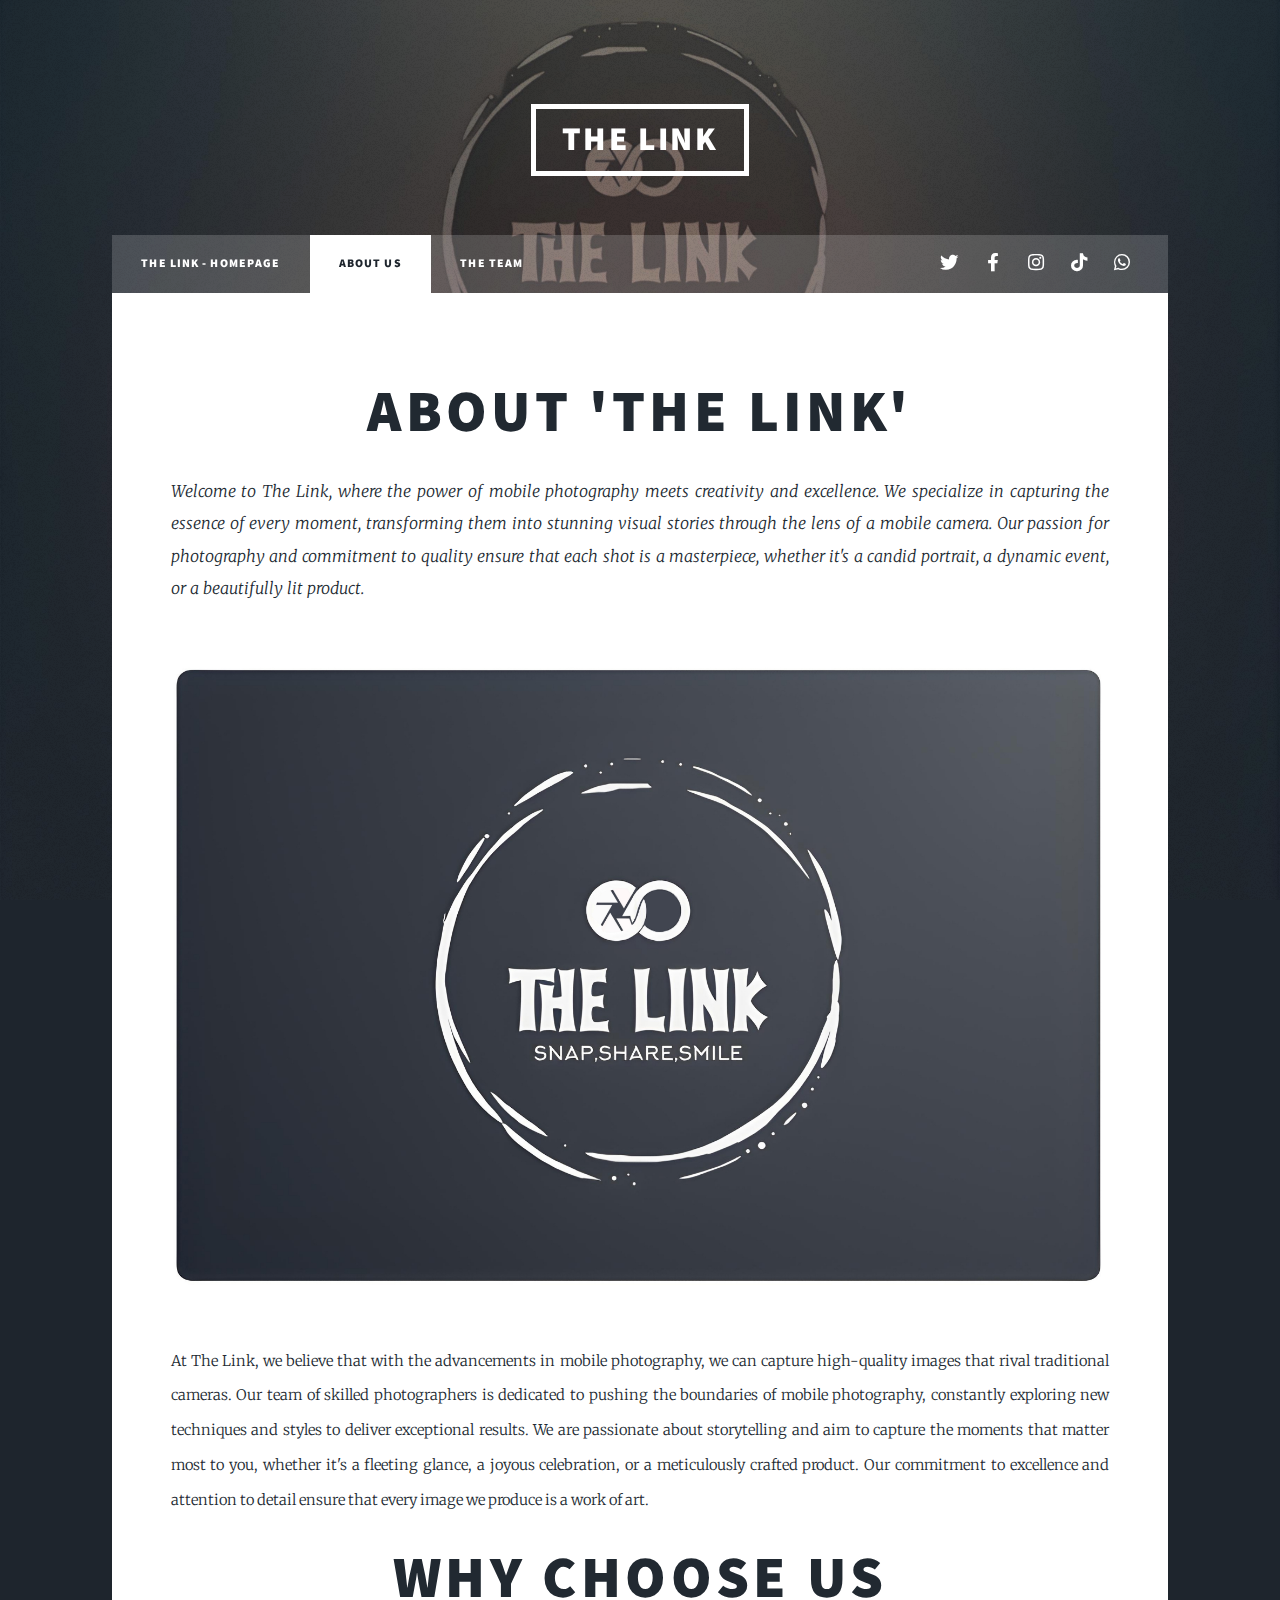
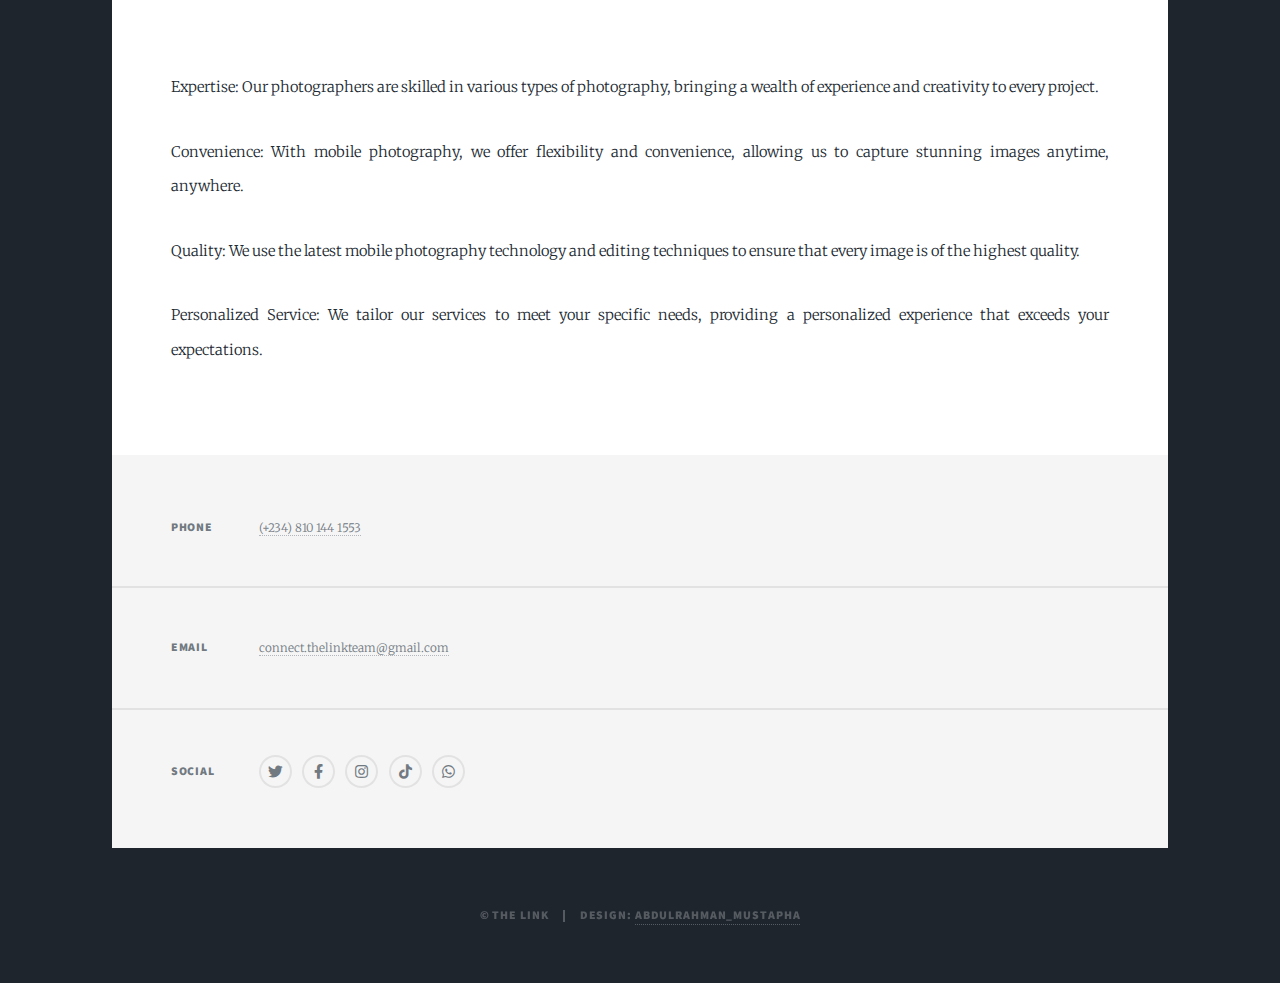
<file: generic.html>
<!DOCTYPE HTML>
<!--
	Massively by HTML5 UP
	html5up.net | @ajlkn
	Free for personal and commercial use under the CCA 3.0 license (html5up.net/license)
-->
<html>
	<head>
		<title>About Us - The Link</title>
		<meta charset="utf-8" />
		<meta name="viewport" content="width=device-width, initial-scale=1, user-scalable=no" />
		<link rel="stylesheet" href="assets/css/main.css" />
		<noscript><link rel="stylesheet" href="assets/css/noscript.css" /></noscript>
	</head>
	<body class="is-preload">

		<!-- Wrapper -->
			<div id="wrapper">

				<!-- Header -->
					<header id="header">
						<a href="index.html" class="logo">The Link</a>
					</header>

				<!-- Nav -->
					<nav id="nav">
						<ul class="links">
							<li><a href="index.html">The link - homepage</a></li>
							<li class="active"><a href="generic.html">About us</a></li>
							<li><a href="elements.html">The team</a></li>
						</ul>
						<ul class="icons">
							<li><a href="https://x.com/thelinkographer" class="icon brands fa-twitter"><span class="label">Twitter</span></a></li>
									<li><a href="https://web.facebook.com/profile.php?id=61563234596424" class="icon brands fa-facebook-f"><span class="label">Facebook</span></a></li>
									<li><a href="https://www.instagram.com/thelinkographer.ig" class="icon brands fa-instagram"><span class="label">Instagram</span></a></li>
									<li><a href="https://www.tiktok.com/@thelinkographer.tt?_t=8qAtqVH2z5y&_r=1" class="icon brands fa-tiktok"><span class="label">TikTok</span></a></li>
									<li><a href="https://wa.link/1dpokh" class="icon brands fa-whatsapp"><span class="label">WhatsApp</span></a></li>
						</ul>
					</nav>

					<!-- Main -->
					<div id="main">
						<!-- Post -->
						<section class="post">
							<header class="major">
								<h1>About 'The Link'<br /></h1>
								<p style="text-align: justify;">
									Welcome to The Link, where the power of mobile photography meets creativity and excellence. We specialize in capturing the essence of every moment, transforming them into stunning visual stories through the lens of a mobile camera. Our passion for photography and commitment to quality ensure that each shot is a masterpiece, whether it's a candid portrait, a dynamic event, or a beautifully lit product.
								</p>
							</header>
							<div class="image main">
								<img src="images/logo.jpg" alt="" />
							</div>
							<p style="text-align: justify;">
								At The Link, we believe that with the advancements in mobile photography, we can capture high-quality images that rival traditional cameras. Our team of skilled photographers is dedicated to pushing the boundaries of mobile photography, constantly exploring new techniques and styles to deliver exceptional results. We are passionate about storytelling and aim to capture the moments that matter most to you, whether it's a fleeting glance, a joyous celebration, or a meticulously crafted product. Our commitment to excellence and attention to detail ensure that every image we produce is a work of art.
							</p>
							<header class="major">
					
            <h1>Why Choose Us<br /></h1>
        </header>
        <p>Expertise: Our photographers are skilled in various types of photography, bringing a wealth of experience and creativity to every project.</p>
        <p>Convenience: With mobile photography, we offer flexibility and convenience, allowing us to capture stunning images anytime, anywhere.</p>
        <p>Quality: We use the latest mobile photography technology and editing techniques to ensure that every image is of the highest quality.</p>
        <p>Personalized Service: We tailor our services to meet your specific needs, providing a personalized experience that exceeds your expectations.</p>
    </section>
</div>
			
				
				
				
					<!-- Main -->
					<!-- <div id="main"> -->

						<!-- Post -->
							<!-- <section class="post">
								<header class="major"> -->
									<!-- <span class="date">April 25, 2017</span> -->
									<!-- <h1>about the link<br />
									</h1>
									<p>Welcome to The Link, where the power of mobile photography meets creativity and excellence<br />
										We specialize in capturing the essence of every moment, transforming them into stunning visual stories through the lens of a mobile camera.<br />
										Our passion for photography and commitment to quality ensure that each shot is a masterpiece, whether it's a candid portrait, a dynamic event, or a beautifully lit product.</p>
								</header>
								<div class="image main"><img src="images/pic01.jpg" alt="" /></div>
								<p>At The Link, we believe that with the advancements in mobile photography, we can capture high-quality images that rival traditional cameras. Our team of skilled photographers is dedicated to pushing the boundaries of mobile photography, constantly exploring new techniques and styles to deliver exceptional results. We are passionate about storytelling and aim to capture the moments that matter most to you, whether it's a fleeting glance, a joyous celebration, or a meticulously crafted product. Our commitment to excellence and attention to detail ensure that every image we produce is a work of art.</p>
								<header class="major"> -->
									<!-- <span class="date">April 25, 2017</span> -->
									<!-- <h1>why choose us<br /> -->
									<!-- </h1>
								<p>Expertise: Our photographers are skilled in various types of photography, bringing a wealth of experience and creativity to every project.</p>
								<p>Convenience: With mobile photography, we offer flexibility and convenience, allowing us to capture stunning images anytime, anywhere.</p>
								<p>Expertise: Our photographers are skilled in various types of photography, bringing a wealth of experience and creativity to every project</p>
								<p>Expertise: Our photographers are skilled in various types of photography, bringing a wealth of experience and creativity to every project</p>
							</section>

					</div> -->

				<!-- Footer -->
					<footer id="footer">
						<!-- <section>
							<form method="post" action="#">
								<div class="fields">
									<div class="field">
										<label for="name">Name</label>
										<input type="text" name="name" id="name" />
									</div>
									<div class="field">
										<label for="email">Email</label>
										<input type="text" name="email" id="email" />
									</div>
									<div class="field">
										<label for="message">Message</label>
										<textarea name="message" id="message" rows="3"></textarea>
									</div>
								</div>
								<ul class="actions">
									<li><input type="submit" value="Send Message" /></li>
								</ul>
							</form>
						</section> -->
						<section class="split contact">
							<!-- <section class="alt">
								<h3>Address</h3>
								<p>1234 Somewhere Road #87257<br />
								Nashville, TN 00000-0000</p>
							</section> -->
							<section>
								<h3>Phone</h3>
								<p><a href="https://wa.link/1dpokh">(+234) 810 144 1553</a></p>
							</section>
							<section>
								<h3>Email</h3>
								<p><a>connect.thelinkteam@gmail.com</a></p>
							</section>
							<section>
								<h3>Social</h3>
								<ul class="icons alt">
									<li><a href="https://x.com/thelinkographer" class="icon brands fa-twitter"><span class="label">Twitter</span></a></li>
									<li><a href="https://web.facebook.com/profile.php?id=61563234596424" class="icon brands fa-facebook-f"><span class="label">Facebook</span></a></li>
									<li><a href="https://www.instagram.com/thelinkographer.ig" class="icon brands fa-instagram"><span class="label">Instagram</span></a></li>
									<li><a href="https://www.tiktok.com/@thelinkographer.tt?_t=8qAtqVH2z5y&_r=1" class="icon brands fa-tiktok"><span class="label">TikTok</span></a></li>
									<li><a href="https://wa.link/1dpokh" class="icon brands fa-whatsapp"><span class="label">WhatsApp</span></a></li>
								</ul>
							</section>
						</section>
					</footer>

				<!-- Copyright -->
					<div id="copyright">
						<ul><li>&copy; the link</li><li>Design: <a href="https://x.com/AnalystMustapha">Abdulrahman_Mustapha</a></li></ul>
					</div>

			</div>

		<!-- Scripts -->
			<script src="assets/js/jquery.min.js"></script>
			<script src="assets/js/jquery.scrollex.min.js"></script>
			<script src="assets/js/jquery.scrolly.min.js"></script>
			<script src="assets/js/browser.min.js"></script>
			<script src="assets/js/breakpoints.min.js"></script>
			<script src="assets/js/util.js"></script>
			<script src="assets/js/main.js"></script>

	</body>
</html>
</file>
<file: assets/css/main.css>
@import url(fontawesome-all.min.css);
@import url("https://fonts.googleapis.com/css?family=Merriweather:300,700,300italic,700italic|Source+Sans+Pro:900");

/*
	Massively by HTML5 UP
	html5up.net | @ajlkn
	Free for personal and commercial use under the CCA 3.0 license (html5up.net/license)
*/

html, body, div, span, applet, object,
iframe, h1, h2, h3, h4, h5, h6, p, blockquote,
pre, a, abbr, acronym, address, big, cite,
code, del, dfn, em, img, ins, kbd, q, s, samp,
small, strike, strong, sub, sup, tt, var, b,
u, i, center, dl, dt, dd, ol, ul, li, fieldset,
form, label, legend, table, caption, tbody,
tfoot, thead, tr, th, td, article, aside,
canvas, details, embed, figure, figcaption,
footer, header, hgroup, menu, nav, output, ruby,
section, summary, time, mark, audio, video {
	margin: 0;
	padding: 0;
	border: 0;
	font-size: 100%;
	font: inherit;
	vertical-align: baseline;}

article, aside, details, figcaption, figure,
footer, header, hgroup, menu, nav, section {
	display: block;}

body {
	line-height: 1;
}

ol, ul {
	list-style: none;
}

blockquote, q {
	quotes: none;
}

	blockquote:before, blockquote:after, q:before, q:after {
		content: '';
		content: none;
	}

table {
	border-collapse: collapse;
	border-spacing: 0;
}

body {
	-webkit-text-size-adjust: none;
}

mark {
	background-color: transparent;
	color: inherit;
}

input::-moz-focus-inner {
	border: 0;
	padding: 0;
}

input, select, textarea {
	-moz-appearance: none;
	-webkit-appearance: none;
	-ms-appearance: none;
	appearance: none;
}

/* Basic */

	@-ms-viewport {
		width: device-width;
	}

	body {
		-ms-overflow-style: scrollbar;
	}

	@media screen and (max-width: 480px) {

		html, body {
			min-width: 320px;
		}

	}

	html {
		box-sizing: border-box;
	}

	*, *:before, *:after {
		box-sizing: inherit;
	}

	body {
		background-color: #1e252d;
		/*addition from here
  		background-image: url('path/to/your/image.jpg') !important;
 		background-size: cover;
  		background-position: center; /* to here*/

	}

		body.is-preload *, body.is-preload *:before, body.is-preload *:after {
			-moz-animation: none !important;
			-webkit-animation: none !important;
			-ms-animation: none !important;
			animation: none !important;
			-moz-transition: none !important;
			-webkit-transition: none !important;
			-ms-transition: none !important;
			transition: none !important;
		}

/* Type */

	html {
		font-size: 16pt;
	}

		@media screen and (max-width: 1680px) {

			html {
				font-size: 12pt;
			}

		}

		@media screen and (max-width: 1280px) {

			html {
				font-size: 11pt;
			}

		}

		@media screen and (max-width: 360px) {

			html {
				font-size: 10pt;
			}

		}

	body {
		color: #212931;
	}

	body, input, select, textarea {
		font-family: "Merriweather", Georgia, serif;
		font-weight: 300;
		font-size: 1rem;
		line-height: 2.375;
	}

	a {
		-moz-transition: color 0.2s ease-in-out, background-color 0.2s ease-in-out, border-color 0.2s ease-in-out, box-shadow 0.2s ease-in-out;
		-webkit-transition: color 0.2s ease-in-out, background-color 0.2s ease-in-out, border-color 0.2s ease-in-out, box-shadow 0.2s ease-in-out;
		-ms-transition: color 0.2s ease-in-out, background-color 0.2s ease-in-out, border-color 0.2s ease-in-out, box-shadow 0.2s ease-in-out;
		transition: color 0.2s ease-in-out, background-color 0.2s ease-in-out, border-color 0.2s ease-in-out, box-shadow 0.2s ease-in-out;
		border-bottom: dotted 1px;
		text-decoration: none;
	}

		a:hover {
			border-bottom-color: transparent;
		}

	strong, b {
		font-weight: 600;
	}

	em, i {
		font-style: italic;
	}

	p {
		text-align: justify;
		margin: 0 0 2rem 0;
	}

	h1, h2, h3, h4, h5, h6 {
		font-family: "Source Sans Pro", Helvetica, sans-serif;
		font-weight: 900;
		line-height: 1.5;
		letter-spacing: 0.075em;
		text-transform: uppercase;
		margin: 0 0 1rem 0;
	}

		h1 a, h2 a, h3 a, h4 a, h5 a, h6 a {
			border-bottom: 0;
			color: inherit;
			text-decoration: none;
		}

	h1 {
		font-size: 4rem;
		line-height: 1.1;
		margin: 0 0 2rem 0;
	}

	h2 {
		font-size: 1.75rem;
		line-height: 1.3;
		margin: 0 0 1.5rem 0;
	}

	h3 {
		font-size: 1.25rem;
		margin: 0 0 1.5rem 0;
	}

	h4 {
		font-size: 1rem;
	}

	h5 {
		font-size: 0.9rem;
	}

	h6 {
		font-size: 0.8rem;
	}

	sub {
		font-size: 0.8rem;
		position: relative;
		top: 0.5rem;
	}

	sup {
		font-size: 0.8rem;
		position: relative;
		top: -0.5rem;
	}

	blockquote {
		border-left: solid 4px;
		font-style: italic;
		margin: 0 0 2rem 0;
		padding: 0.5rem 0 0.5rem 2rem;
	}

	code {
		border: solid 2px;
		font-family: "Courier New", monospace;
		font-size: 0.9rem;
		margin: 0 0.25rem;
		padding: 0.25rem 0.65rem;
	}

	pre {
		-webkit-overflow-scrolling: touch;
		font-family: "Courier New", monospace;
		font-size: 0.9rem;
		margin: 0 0 2rem 0;
	}

		pre code {
			display: block;
			line-height: 1.75;
			padding: 1rem 1.5rem;
			overflow-x: auto;
		}

	hr {
		border: 0;
		border-bottom: solid 2px;
		margin: 3rem 0;
	}

		hr.major {
			margin: 5rem 0;
		}

	.align-left {
		text-align: left;
	}

	.align-center {
		text-align: center;
	}

	.align-right {
		text-align: right;
	}

	input, select, textarea {
		color: #212931;
	}

	a {
		color: #212931;
		border-bottom-color: rgba(33, 41, 49, 0.5);
	}

		a:hover {
			border-bottom-color: transparent;
			color: #18bfef !important;
		}

	strong, b {
		color: #212931;
	}

	h1, h2, h3, h4, h5, h6 {
		color: #212931;
	}

	blockquote {
		border-left-color: #eeeeee;
	}

	code {
		background: rgba(220, 220, 220, 0.25);
		border-color: #eeeeee;
	}

	hr {
		border-bottom-color: #eeeeee;
	}

/* Row */

	.row {
		display: flex;
		flex-wrap: wrap;
		box-sizing: border-box;
		align-items: stretch;
	}

		.row > * {
			box-sizing: border-box;
		}

		.row.gtr-uniform > * > :last-child {
			margin-bottom: 0;
		}

		.row.aln-left {
			justify-content: flex-start;
		}

		.row.aln-center {
			justify-content: center;
		}

		.row.aln-right {
			justify-content: flex-end;
		}

		.row.aln-top {
			align-items: flex-start;
		}

		.row.aln-middle {
			align-items: center;
		}

		.row.aln-bottom {
			align-items: flex-end;
		}

		.row > .imp {
			order: -1;
		}

		.row > .col-1 {
			width: 8.33333%;
		}

		.row > .off-1 {
			margin-left: 8.33333%;
		}

		.row > .col-2 {
			width: 16.66667%;
		}

		.row > .off-2 {
			margin-left: 16.66667%;
		}

		.row > .col-3 {
			width: 25%;
		}

		.row > .off-3 {
			margin-left: 25%;
		}

		.row > .col-4 {
			width: 33.33333%;
		}

		.row > .off-4 {
			margin-left: 33.33333%;
		}

		.row > .col-5 {
			width: 41.66667%;
		}

		.row > .off-5 {
			margin-left: 41.66667%;
		}

		.row > .col-6 {
			width: 50%;
		}

		.row > .off-6 {
			margin-left: 50%;
		}

		.row > .col-7 {
			width: 58.33333%;
		}

		.row > .off-7 {
			margin-left: 58.33333%;
		}

		.row > .col-8 {
			width: 66.66667%;
		}

		.row > .off-8 {
			margin-left: 66.66667%;
		}

		.row > .col-9 {
			width: 75%;
		}

		.row > .off-9 {
			margin-left: 75%;
		}

		.row > .col-10 {
			width: 83.33333%;
		}

		.row > .off-10 {
			margin-left: 83.33333%;
		}

		.row > .col-11 {
			width: 91.66667%;
		}

		.row > .off-11 {
			margin-left: 91.66667%;
		}

		.row > .col-12 {
			width: 100%;
		}

		.row > .off-12 {
			margin-left: 100%;
		}

		.row.gtr-0 {
			margin-top: 0;
			margin-left: 0rem;
		}

			.row.gtr-0 > * {
				padding: 0 0 0 0rem;
			}

			.row.gtr-0.gtr-uniform {
				margin-top: 0rem;
			}

				.row.gtr-0.gtr-uniform > * {
					padding-top: 0rem;
				}

		.row.gtr-25 {
			margin-top: 0;
			margin-left: -0.375rem;
		}

			.row.gtr-25 > * {
				padding: 0 0 0 0.375rem;
			}

			.row.gtr-25.gtr-uniform {
				margin-top: -0.375rem;
			}

				.row.gtr-25.gtr-uniform > * {
					padding-top: 0.375rem;
				}

		.row.gtr-50 {
			margin-top: 0;
			margin-left: -0.75rem;
		}

			.row.gtr-50 > * {
				padding: 0 0 0 0.75rem;
			}

			.row.gtr-50.gtr-uniform {
				margin-top: -0.75rem;
			}

				.row.gtr-50.gtr-uniform > * {
					padding-top: 0.75rem;
				}

		.row {
			margin-top: 0;
			margin-left: -1.5rem;
		}

			.row > * {
				padding: 0 0 0 1.5rem;
			}

			.row.gtr-uniform {
				margin-top: -1.5rem;
			}

				.row.gtr-uniform > * {
					padding-top: 1.5rem;
				}

		.row.gtr-150 {
			margin-top: 0;
			margin-left: -2.25rem;
		}

			.row.gtr-150 > * {
				padding: 0 0 0 2.25rem;
			}

			.row.gtr-150.gtr-uniform {
				margin-top: -2.25rem;
			}

				.row.gtr-150.gtr-uniform > * {
					padding-top: 2.25rem;
				}

		.row.gtr-200 {
			margin-top: 0;
			margin-left: -3rem;
		}

			.row.gtr-200 > * {
				padding: 0 0 0 3rem;
			}

			.row.gtr-200.gtr-uniform {
				margin-top: -3rem;
			}

				.row.gtr-200.gtr-uniform > * {
					padding-top: 3rem;
				}

		@media screen and (max-width: 1680px) {

			.row {
				display: flex;
				flex-wrap: wrap;
				box-sizing: border-box;
				align-items: stretch;
			}

				.row > * {
					box-sizing: border-box;
				}

				.row.gtr-uniform > * > :last-child {
					margin-bottom: 0;
				}

				.row.aln-left {
					justify-content: flex-start;
				}

				.row.aln-center {
					justify-content: center;
				}

				.row.aln-right {
					justify-content: flex-end;
				}

				.row.aln-top {
					align-items: flex-start;
				}

				.row.aln-middle {
					align-items: center;
				}

				.row.aln-bottom {
					align-items: flex-end;
				}

				.row > .imp-xlarge {
					order: -1;
				}

				.row > .col-1-xlarge {
					width: 8.33333%;
				}

				.row > .off-1-xlarge {
					margin-left: 8.33333%;
				}

				.row > .col-2-xlarge {
					width: 16.66667%;
				}

				.row > .off-2-xlarge {
					margin-left: 16.66667%;
				}

				.row > .col-3-xlarge {
					width: 25%;
				}

				.row > .off-3-xlarge {
					margin-left: 25%;
				}

				.row > .col-4-xlarge {
					width: 33.33333%;
				}

				.row > .off-4-xlarge {
					margin-left: 33.33333%;
				}

				.row > .col-5-xlarge {
					width: 41.66667%;
				}

				.row > .off-5-xlarge {
					margin-left: 41.66667%;
				}

				.row > .col-6-xlarge {
					width: 50%;
				}

				.row > .off-6-xlarge {
					margin-left: 50%;
				}

				.row > .col-7-xlarge {
					width: 58.33333%;
				}

				.row > .off-7-xlarge {
					margin-left: 58.33333%;
				}

				.row > .col-8-xlarge {
					width: 66.66667%;
				}

				.row > .off-8-xlarge {
					margin-left: 66.66667%;
				}

				.row > .col-9-xlarge {
					width: 75%;
				}

				.row > .off-9-xlarge {
					margin-left: 75%;
				}

				.row > .col-10-xlarge {
					width: 83.33333%;
				}

				.row > .off-10-xlarge {
					margin-left: 83.33333%;
				}

				.row > .col-11-xlarge {
					width: 91.66667%;
				}

				.row > .off-11-xlarge {
					margin-left: 91.66667%;
				}

				.row > .col-12-xlarge {
					width: 100%;
				}

				.row > .off-12-xlarge {
					margin-left: 100%;
				}

				.row.gtr-0 {
					margin-top: 0;
					margin-left: 0rem;
				}

					.row.gtr-0 > * {
						padding: 0 0 0 0rem;
					}

					.row.gtr-0.gtr-uniform {
						margin-top: 0rem;
					}

						.row.gtr-0.gtr-uniform > * {
							padding-top: 0rem;
						}

				.row.gtr-25 {
					margin-top: 0;
					margin-left: -0.375rem;
				}

					.row.gtr-25 > * {
						padding: 0 0 0 0.375rem;
					}

					.row.gtr-25.gtr-uniform {
						margin-top: -0.375rem;
					}

						.row.gtr-25.gtr-uniform > * {
							padding-top: 0.375rem;
						}

				.row.gtr-50 {
					margin-top: 0;
					margin-left: -0.75rem;
				}

					.row.gtr-50 > * {
						padding: 0 0 0 0.75rem;
					}

					.row.gtr-50.gtr-uniform {
						margin-top: -0.75rem;
					}

						.row.gtr-50.gtr-uniform > * {
							padding-top: 0.75rem;
						}

				.row {
					margin-top: 0;
					margin-left: -1.5rem;
				}

					.row > * {
						padding: 0 0 0 1.5rem;
					}

					.row.gtr-uniform {
						margin-top: -1.5rem;
					}

						.row.gtr-uniform > * {
							padding-top: 1.5rem;
						}

				.row.gtr-150 {
					margin-top: 0;
					margin-left: -2.25rem;
				}

					.row.gtr-150 > * {
						padding: 0 0 0 2.25rem;
					}

					.row.gtr-150.gtr-uniform {
						margin-top: -2.25rem;
					}

						.row.gtr-150.gtr-uniform > * {
							padding-top: 2.25rem;
						}

				.row.gtr-200 {
					margin-top: 0;
					margin-left: -3rem;
				}

					.row.gtr-200 > * {
						padding: 0 0 0 3rem;
					}

					.row.gtr-200.gtr-uniform {
						margin-top: -3rem;
					}

						.row.gtr-200.gtr-uniform > * {
							padding-top: 3rem;
						}

		}

		@media screen and (max-width: 1280px) {

			.row {
				display: flex;
				flex-wrap: wrap;
				box-sizing: border-box;
				align-items: stretch;
			}

				.row > * {
					box-sizing: border-box;
				}

				.row.gtr-uniform > * > :last-child {
					margin-bottom: 0;
				}

				.row.aln-left {
					justify-content: flex-start;
				}

				.row.aln-center {
					justify-content: center;
				}

				.row.aln-right {
					justify-content: flex-end;
				}

				.row.aln-top {
					align-items: flex-start;
				}

				.row.aln-middle {
					align-items: center;
				}

				.row.aln-bottom {
					align-items: flex-end;
				}

				.row > .imp-large {
					order: -1;
				}

				.row > .col-1-large {
					width: 8.33333%;
				}

				.row > .off-1-large {
					margin-left: 8.33333%;
				}

				.row > .col-2-large {
					width: 16.66667%;
				}

				.row > .off-2-large {
					margin-left: 16.66667%;
				}

				.row > .col-3-large {
					width: 25%;
				}

				.row > .off-3-large {
					margin-left: 25%;
				}

				.row > .col-4-large {
					width: 33.33333%;
				}

				.row > .off-4-large {
					margin-left: 33.33333%;
				}

				.row > .col-5-large {
					width: 41.66667%;
				}

				.row > .off-5-large {
					margin-left: 41.66667%;
				}

				.row > .col-6-large {
					width: 50%;
				}

				.row > .off-6-large {
					margin-left: 50%;
				}

				.row > .col-7-large {
					width: 58.33333%;
				}

				.row > .off-7-large {
					margin-left: 58.33333%;
				}

				.row > .col-8-large {
					width: 66.66667%;
				}

				.row > .off-8-large {
					margin-left: 66.66667%;
				}

				.row > .col-9-large {
					width: 75%;
				}

				.row > .off-9-large {
					margin-left: 75%;
				}

				.row > .col-10-large {
					width: 83.33333%;
				}

				.row > .off-10-large {
					margin-left: 83.33333%;
				}

				.row > .col-11-large {
					width: 91.66667%;
				}

				.row > .off-11-large {
					margin-left: 91.66667%;
				}

				.row > .col-12-large {
					width: 100%;
				}

				.row > .off-12-large {
					margin-left: 100%;
				}

				.row.gtr-0 {
					margin-top: 0;
					margin-left: 0rem;
				}

					.row.gtr-0 > * {
						padding: 0 0 0 0rem;
					}

					.row.gtr-0.gtr-uniform {
						margin-top: 0rem;
					}

						.row.gtr-0.gtr-uniform > * {
							padding-top: 0rem;
						}

				.row.gtr-25 {
					margin-top: 0;
					margin-left: -0.375rem;
				}

					.row.gtr-25 > * {
						padding: 0 0 0 0.375rem;
					}

					.row.gtr-25.gtr-uniform {
						margin-top: -0.375rem;
					}

						.row.gtr-25.gtr-uniform > * {
							padding-top: 0.375rem;
						}

				.row.gtr-50 {
					margin-top: 0;
					margin-left: -0.75rem;
				}

					.row.gtr-50 > * {
						padding: 0 0 0 0.75rem;
					}

					.row.gtr-50.gtr-uniform {
						margin-top: -0.75rem;
					}

						.row.gtr-50.gtr-uniform > * {
							padding-top: 0.75rem;
						}

				.row {
					margin-top: 0;
					margin-left: -1.5rem;
				}

					.row > * {
						padding: 0 0 0 1.5rem;
					}

					.row.gtr-uniform {
						margin-top: -1.5rem;
					}

						.row.gtr-uniform > * {
							padding-top: 1.5rem;
						}

				.row.gtr-150 {
					margin-top: 0;
					margin-left: -2.25rem;
				}

					.row.gtr-150 > * {
						padding: 0 0 0 2.25rem;
					}

					.row.gtr-150.gtr-uniform {
						margin-top: -2.25rem;
					}

						.row.gtr-150.gtr-uniform > * {
							padding-top: 2.25rem;
						}

				.row.gtr-200 {
					margin-top: 0;
					margin-left: -3rem;
				}

					.row.gtr-200 > * {
						padding: 0 0 0 3rem;
					}

					.row.gtr-200.gtr-uniform {
						margin-top: -3rem;
					}

						.row.gtr-200.gtr-uniform > * {
							padding-top: 3rem;
						}

		}

		@media screen and (max-width: 980px) {

			.row {
				display: flex;
				flex-wrap: wrap;
				box-sizing: border-box;
				align-items: stretch;
			}

				.row > * {
					box-sizing: border-box;
				}

				.row.gtr-uniform > * > :last-child {
					margin-bottom: 0;
				}

				.row.aln-left {
					justify-content: flex-start;
				}

				.row.aln-center {
					justify-content: center;
				}

				.row.aln-right {
					justify-content: flex-end;
				}

				.row.aln-top {
					align-items: flex-start;
				}

				.row.aln-middle {
					align-items: center;
				}

				.row.aln-bottom {
					align-items: flex-end;
				}

				.row > .imp-medium {
					order: -1;
				}

				.row > .col-1-medium {
					width: 8.33333%;
				}

				.row > .off-1-medium {
					margin-left: 8.33333%;
				}

				.row > .col-2-medium {
					width: 16.66667%;
				}

				.row > .off-2-medium {
					margin-left: 16.66667%;
				}

				.row > .col-3-medium {
					width: 25%;
				}

				.row > .off-3-medium {
					margin-left: 25%;
				}

				.row > .col-4-medium {
					width: 33.33333%;
				}

				.row > .off-4-medium {
					margin-left: 33.33333%;
				}

				.row > .col-5-medium {
					width: 41.66667%;
				}

				.row > .off-5-medium {
					margin-left: 41.66667%;
				}

				.row > .col-6-medium {
					width: 50%;
				}

				.row > .off-6-medium {
					margin-left: 50%;
				}

				.row > .col-7-medium {
					width: 58.33333%;
				}

				.row > .off-7-medium {
					margin-left: 58.33333%;
				}

				.row > .col-8-medium {
					width: 66.66667%;
				}

				.row > .off-8-medium {
					margin-left: 66.66667%;
				}

				.row > .col-9-medium {
					width: 75%;
				}

				.row > .off-9-medium {
					margin-left: 75%;
				}

				.row > .col-10-medium {
					width: 83.33333%;
				}

				.row > .off-10-medium {
					margin-left: 83.33333%;
				}

				.row > .col-11-medium {
					width: 91.66667%;
				}

				.row > .off-11-medium {
					margin-left: 91.66667%;
				}

				.row > .col-12-medium {
					width: 100%;
				}

				.row > .off-12-medium {
					margin-left: 100%;
				}

				.row.gtr-0 {
					margin-top: 0;
					margin-left: 0rem;
				}

					.row.gtr-0 > * {
						padding: 0 0 0 0rem;
					}

					.row.gtr-0.gtr-uniform {
						margin-top: 0rem;
					}

						.row.gtr-0.gtr-uniform > * {
							padding-top: 0rem;
						}

				.row.gtr-25 {
					margin-top: 0;
					margin-left: -0.375rem;
				}

					.row.gtr-25 > * {
						padding: 0 0 0 0.375rem;
					}

					.row.gtr-25.gtr-uniform {
						margin-top: -0.375rem;
					}

						.row.gtr-25.gtr-uniform > * {
							padding-top: 0.375rem;
						}

				.row.gtr-50 {
					margin-top: 0;
					margin-left: -0.75rem;
				}

					.row.gtr-50 > * {
						padding: 0 0 0 0.75rem;
					}

					.row.gtr-50.gtr-uniform {
						margin-top: -0.75rem;
					}

						.row.gtr-50.gtr-uniform > * {
							padding-top: 0.75rem;
						}

				.row {
					margin-top: 0;
					margin-left: -1.5rem;
				}

					.row > * {
						padding: 0 0 0 1.5rem;
					}

					.row.gtr-uniform {
						margin-top: -1.5rem;
					}

						.row.gtr-uniform > * {
							padding-top: 1.5rem;
						}

				.row.gtr-150 {
					margin-top: 0;
					margin-left: -2.25rem;
				}

					.row.gtr-150 > * {
						padding: 0 0 0 2.25rem;
					}

					.row.gtr-150.gtr-uniform {
						margin-top: -2.25rem;
					}

						.row.gtr-150.gtr-uniform > * {
							padding-top: 2.25rem;
						}

				.row.gtr-200 {
					margin-top: 0;
					margin-left: -3rem;
				}

					.row.gtr-200 > * {
						padding: 0 0 0 3rem;
					}

					.row.gtr-200.gtr-uniform {
						margin-top: -3rem;
					}

						.row.gtr-200.gtr-uniform > * {
							padding-top: 3rem;
						}

		}

		@media screen and (max-width: 736px) {

			.row {
				display: flex;
				flex-wrap: wrap;
				box-sizing: border-box;
				align-items: stretch;
			}

				.row > * {
					box-sizing: border-box;
				}

				.row.gtr-uniform > * > :last-child {
					margin-bottom: 0;
				}

				.row.aln-left {
					justify-content: flex-start;
				}

				.row.aln-center {
					justify-content: center;
				}

				.row.aln-right {
					justify-content: flex-end;
				}

				.row.aln-top {
					align-items: flex-start;
				}

				.row.aln-middle {
					align-items: center;
				}

				.row.aln-bottom {
					align-items: flex-end;
				}

				.row > .imp-small {
					order: -1;
				}

				.row > .col-1-small {
					width: 8.33333%;
				}

				.row > .off-1-small {
					margin-left: 8.33333%;
				}

				.row > .col-2-small {
					width: 16.66667%;
				}

				.row > .off-2-small {
					margin-left: 16.66667%;
				}

				.row > .col-3-small {
					width: 25%;
				}

				.row > .off-3-small {
					margin-left: 25%;
				}

				.row > .col-4-small {
					width: 33.33333%;
				}

				.row > .off-4-small {
					margin-left: 33.33333%;
				}

				.row > .col-5-small {
					width: 41.66667%;
				}

				.row > .off-5-small {
					margin-left: 41.66667%;
				}

				.row > .col-6-small {
					width: 50%;
				}

				.row > .off-6-small {
					margin-left: 50%;
				}

				.row > .col-7-small {
					width: 58.33333%;
				}

				.row > .off-7-small {
					margin-left: 58.33333%;
				}

				.row > .col-8-small {
					width: 66.66667%;
				}

				.row > .off-8-small {
					margin-left: 66.66667%;
				}

				.row > .col-9-small {
					width: 75%;
				}

				.row > .off-9-small {
					margin-left: 75%;
				}

				.row > .col-10-small {
					width: 83.33333%;
				}

				.row > .off-10-small {
					margin-left: 83.33333%;
				}

				.row > .col-11-small {
					width: 91.66667%;
				}

				.row > .off-11-small {
					margin-left: 91.66667%;
				}

				.row > .col-12-small {
					width: 100%;
				}

				.row > .off-12-small {
					margin-left: 100%;
				}

				.row.gtr-0 {
					margin-top: 0;
					margin-left: 0rem;
				}

					.row.gtr-0 > * {
						padding: 0 0 0 0rem;
					}

					.row.gtr-0.gtr-uniform {
						margin-top: 0rem;
					}

						.row.gtr-0.gtr-uniform > * {
							padding-top: 0rem;
						}

				.row.gtr-25 {
					margin-top: 0;
					margin-left: -0.375rem;
				}

					.row.gtr-25 > * {
						padding: 0 0 0 0.375rem;
					}

					.row.gtr-25.gtr-uniform {
						margin-top: -0.375rem;
					}

						.row.gtr-25.gtr-uniform > * {
							padding-top: 0.375rem;
						}

				.row.gtr-50 {
					margin-top: 0;
					margin-left: -0.75rem;
				}

					.row.gtr-50 > * {
						padding: 0 0 0 0.75rem;
					}

					.row.gtr-50.gtr-uniform {
						margin-top: -0.75rem;
					}

						.row.gtr-50.gtr-uniform > * {
							padding-top: 0.75rem;
						}

				.row {
					margin-top: 0;
					margin-left: -1.5rem;
				}

					.row > * {
						padding: 0 0 0 1.5rem;
					}

					.row.gtr-uniform {
						margin-top: -1.5rem;
					}

						.row.gtr-uniform > * {
							padding-top: 1.5rem;
						}

				.row.gtr-150 {
					margin-top: 0;
					margin-left: -2.25rem;
				}

					.row.gtr-150 > * {
						padding: 0 0 0 2.25rem;
					}

					.row.gtr-150.gtr-uniform {
						margin-top: -2.25rem;
					}

						.row.gtr-150.gtr-uniform > * {
							padding-top: 2.25rem;
						}

				.row.gtr-200 {
					margin-top: 0;
					margin-left: -3rem;
				}

					.row.gtr-200 > * {
						padding: 0 0 0 3rem;
					}

					.row.gtr-200.gtr-uniform {
						margin-top: -3rem;
					}

						.row.gtr-200.gtr-uniform > * {
							padding-top: 3rem;
						}

		}

		@media screen and (max-width: 480px) {

			.row {
				display: flex;
				flex-wrap: wrap;
				box-sizing: border-box;
				align-items: stretch;
			}

				.row > * {
					box-sizing: border-box;
				}

				.row.gtr-uniform > * > :last-child {
					margin-bottom: 0;
				}

				.row.aln-left {
					justify-content: flex-start;
				}

				.row.aln-center {
					justify-content: center;
				}

				.row.aln-right {
					justify-content: flex-end;
				}

				.row.aln-top {
					align-items: flex-start;
				}

				.row.aln-middle {
					align-items: center;
				}

				.row.aln-bottom {
					align-items: flex-end;
				}

				.row > .imp-xsmall {
					order: -1;
				}

				.row > .col-1-xsmall {
					width: 8.33333%;
				}

				.row > .off-1-xsmall {
					margin-left: 8.33333%;
				}

				.row > .col-2-xsmall {
					width: 16.66667%;
				}

				.row > .off-2-xsmall {
					margin-left: 16.66667%;
				}

				.row > .col-3-xsmall {
					width: 25%;
				}

				.row > .off-3-xsmall {
					margin-left: 25%;
				}

				.row > .col-4-xsmall {
					width: 33.33333%;
				}

				.row > .off-4-xsmall {
					margin-left: 33.33333%;
				}

				.row > .col-5-xsmall {
					width: 41.66667%;
				}

				.row > .off-5-xsmall {
					margin-left: 41.66667%;
				}

				.row > .col-6-xsmall {
					width: 50%;
				}

				.row > .off-6-xsmall {
					margin-left: 50%;
				}

				.row > .col-7-xsmall {
					width: 58.33333%;
				}

				.row > .off-7-xsmall {
					margin-left: 58.33333%;
				}

				.row > .col-8-xsmall {
					width: 66.66667%;
				}

				.row > .off-8-xsmall {
					margin-left: 66.66667%;
				}

				.row > .col-9-xsmall {
					width: 75%;
				}

				.row > .off-9-xsmall {
					margin-left: 75%;
				}

				.row > .col-10-xsmall {
					width: 83.33333%;
				}

				.row > .off-10-xsmall {
					margin-left: 83.33333%;
				}

				.row > .col-11-xsmall {
					width: 91.66667%;
				}

				.row > .off-11-xsmall {
					margin-left: 91.66667%;
				}

				.row > .col-12-xsmall {
					width: 100%;
				}

				.row > .off-12-xsmall {
					margin-left: 100%;
				}

				.row.gtr-0 {
					margin-top: 0;
					margin-left: 0rem;
				}

					.row.gtr-0 > * {
						padding: 0 0 0 0rem;
					}

					.row.gtr-0.gtr-uniform {
						margin-top: 0rem;
					}

						.row.gtr-0.gtr-uniform > * {
							padding-top: 0rem;
						}

				.row.gtr-25 {
					margin-top: 0;
					margin-left: -0.375rem;
				}

					.row.gtr-25 > * {
						padding: 0 0 0 0.375rem;
					}

					.row.gtr-25.gtr-uniform {
						margin-top: -0.375rem;
					}

						.row.gtr-25.gtr-uniform > * {
							padding-top: 0.375rem;
						}

				.row.gtr-50 {
					margin-top: 0;
					margin-left: -0.75rem;
				}

					.row.gtr-50 > * {
						padding: 0 0 0 0.75rem;
					}

					.row.gtr-50.gtr-uniform {
						margin-top: -0.75rem;
					}

						.row.gtr-50.gtr-uniform > * {
							padding-top: 0.75rem;
						}

				.row {
					margin-top: 0;
					margin-left: -1.5rem;
				}

					.row > * {
						padding: 0 0 0 1.5rem;
					}

					.row.gtr-uniform {
						margin-top: -1.5rem;
					}

						.row.gtr-uniform > * {
							padding-top: 1.5rem;
						}

				.row.gtr-150 {
					margin-top: 0;
					margin-left: -2.25rem;
				}

					.row.gtr-150 > * {
						padding: 0 0 0 2.25rem;
					}

					.row.gtr-150.gtr-uniform {
						margin-top: -2.25rem;
					}

						.row.gtr-150.gtr-uniform > * {
							padding-top: 2.25rem;
						}

				.row.gtr-200 {
					margin-top: 0;
					margin-left: -3rem;
				}

					.row.gtr-200 > * {
						padding: 0 0 0 3rem;
					}

					.row.gtr-200.gtr-uniform {
						margin-top: -3rem;
					}

						.row.gtr-200.gtr-uniform > * {
							padding-top: 3rem;
						}

		}

		@media screen and (max-width: 360px) {

			.row {
				display: flex;
				flex-wrap: wrap;
				box-sizing: border-box;
				align-items: stretch;
			}

				.row > * {
					box-sizing: border-box;
				}

				.row.gtr-uniform > * > :last-child {
					margin-bottom: 0;
				}

				.row.aln-left {
					justify-content: flex-start;
				}

				.row.aln-center {
					justify-content: center;
				}

				.row.aln-right {
					justify-content: flex-end;
				}

				.row.aln-top {
					align-items: flex-start;
				}

				.row.aln-middle {
					align-items: center;
				}

				.row.aln-bottom {
					align-items: flex-end;
				}

				.row > .imp-xxsmall {
					order: -1;
				}

				.row > .col-1-xxsmall {
					width: 8.33333%;
				}

				.row > .off-1-xxsmall {
					margin-left: 8.33333%;
				}

				.row > .col-2-xxsmall {
					width: 16.66667%;
				}

				.row > .off-2-xxsmall {
					margin-left: 16.66667%;
				}

				.row > .col-3-xxsmall {
					width: 25%;
				}

				.row > .off-3-xxsmall {
					margin-left: 25%;
				}

				.row > .col-4-xxsmall {
					width: 33.33333%;
				}

				.row > .off-4-xxsmall {
					margin-left: 33.33333%;
				}

				.row > .col-5-xxsmall {
					width: 41.66667%;
				}

				.row > .off-5-xxsmall {
					margin-left: 41.66667%;
				}

				.row > .col-6-xxsmall {
					width: 50%;
				}

				.row > .off-6-xxsmall {
					margin-left: 50%;
				}

				.row > .col-7-xxsmall {
					width: 58.33333%;
				}

				.row > .off-7-xxsmall {
					margin-left: 58.33333%;
				}

				.row > .col-8-xxsmall {
					width: 66.66667%;
				}

				.row > .off-8-xxsmall {
					margin-left: 66.66667%;
				}

				.row > .col-9-xxsmall {
					width: 75%;
				}

				.row > .off-9-xxsmall {
					margin-left: 75%;
				}

				.row > .col-10-xxsmall {
					width: 83.33333%;
				}

				.row > .off-10-xxsmall {
					margin-left: 83.33333%;
				}

				.row > .col-11-xxsmall {
					width: 91.66667%;
				}

				.row > .off-11-xxsmall {
					margin-left: 91.66667%;
				}

				.row > .col-12-xxsmall {
					width: 100%;
				}

				.row > .off-12-xxsmall {
					margin-left: 100%;
				}

				.row.gtr-0 {
					margin-top: 0;
					margin-left: 0rem;
				}

					.row.gtr-0 > * {
						padding: 0 0 0 0rem;
					}

					.row.gtr-0.gtr-uniform {
						margin-top: 0rem;
					}

						.row.gtr-0.gtr-uniform > * {
							padding-top: 0rem;
						}

				.row.gtr-25 {
					margin-top: 0;
					margin-left: -0.375rem;
				}

					.row.gtr-25 > * {
						padding: 0 0 0 0.375rem;
					}

					.row.gtr-25.gtr-uniform {
						margin-top: -0.375rem;
					}

						.row.gtr-25.gtr-uniform > * {
							padding-top: 0.375rem;
						}

				.row.gtr-50 {
					margin-top: 0;
					margin-left: -0.75rem;
				}

					.row.gtr-50 > * {
						padding: 0 0 0 0.75rem;
					}

					.row.gtr-50.gtr-uniform {
						margin-top: -0.75rem;
					}

						.row.gtr-50.gtr-uniform > * {
							padding-top: 0.75rem;
						}

				.row {
					margin-top: 0;
					margin-left: -1.5rem;
				}

					.row > * {
						padding: 0 0 0 1.5rem;
					}

					.row.gtr-uniform {
						margin-top: -1.5rem;
					}

						.row.gtr-uniform > * {
							padding-top: 1.5rem;
						}

				.row.gtr-150 {
					margin-top: 0;
					margin-left: -2.25rem;
				}

					.row.gtr-150 > * {
						padding: 0 0 0 2.25rem;
					}

					.row.gtr-150.gtr-uniform {
						margin-top: -2.25rem;
					}

						.row.gtr-150.gtr-uniform > * {
							padding-top: 2.25rem;
						}

				.row.gtr-200 {
					margin-top: 0;
					margin-left: -3rem;
				}

					.row.gtr-200 > * {
						padding: 0 0 0 3rem;
					}

					.row.gtr-200.gtr-uniform {
						margin-top: -3rem;
					}

						.row.gtr-200.gtr-uniform > * {
							padding-top: 3rem;
						}

		}

/* Box */

	.box {
		border: solid 2px;
		margin-bottom: 2rem;
		padding: 1.5rem;
	}

		.box > :last-child,
		.box > :last-child > :last-child,
		.box > :last-child > :last-child > :last-child {
			margin-bottom: 0;
		}

		.box.alt {
			border: 0;
			border-radius: 0;
			padding: 0;
		}

	.box {
		border-color: #eeeeee;
	}

/* Button */

	input[type="submit"],
	input[type="reset"],
	input[type="button"],
	button,
	.button {
		-moz-appearance: none;
		-webkit-appearance: none;
		-ms-appearance: none;
		appearance: none;
		-moz-transition: background-color 0.2s ease-in-out, box-shadow 0.2s ease-in-out, color 0.2s ease-in-out;
		-webkit-transition: background-color 0.2s ease-in-out, box-shadow 0.2s ease-in-out, color 0.2s ease-in-out;
		-ms-transition: background-color 0.2s ease-in-out, box-shadow 0.2s ease-in-out, color 0.2s ease-in-out;
		transition: background-color 0.2s ease-in-out, box-shadow 0.2s ease-in-out, color 0.2s ease-in-out;
		border: 0;
		border-radius: 0;
		cursor: pointer;
		display: inline-block;
		font-family: "Source Sans Pro", Helvetica, sans-serif;
		font-size: 0.8rem;
		font-weight: 900;
		letter-spacing: 0.075em;
		height: 3rem;
		line-height: 3rem;
		padding: 0 2rem;
		text-align: center;
		text-decoration: none;
		text-transform: uppercase;
		white-space: nowrap;
	}

		input[type="submit"].icon:before,
		input[type="reset"].icon:before,
		input[type="button"].icon:before,
		button.icon:before,
		.button.icon:before {
			margin-right: 0.5rem;
		}

		input[type="submit"].icon.solo,
		input[type="reset"].icon.solo,
		input[type="button"].icon.solo,
		button.icon.solo,
		.button.icon.solo {
			position: relative;
			width: 4rem;
			height: 4rem;
			line-height: 4rem;
			border-radius: 4rem;
			text-indent: 4rem;
			overflow: hidden;
			padding: 0;
			white-space: nowrap;
		}

			input[type="submit"].icon.solo:before,
			input[type="reset"].icon.solo:before,
			input[type="button"].icon.solo:before,
			button.icon.solo:before,
			.button.icon.solo:before {
				position: absolute;
				display: block;
				top: 0;
				left: 0;
				width: inherit;
				height: inherit;
				line-height: inherit;
				font-size: 1.25rem;
				margin-right: 0;
				text-align: center;
				text-indent: 0;
			}

		input[type="submit"].fit,
		input[type="reset"].fit,
		input[type="button"].fit,
		button.fit,
		.button.fit {
			width: 100%;
		}

		input[type="submit"].small,
		input[type="reset"].small,
		input[type="button"].small,
		button.small,
		.button.small {
			font-size: 0.7rem;
			height: 2.5rem;
			line-height: 2.5rem;
			padding: 0 1.5rem;
		}

		input[type="submit"].large,
		input[type="reset"].large,
		input[type="button"].large,
		button.large,
		.button.large {
			font-size: 0.9rem;
			height: 3.5rem;
			line-height: 3.5rem;
			padding: 0 2.75rem;
		}

		@media screen and (max-width: 980px) {

			input[type="submit"],
			input[type="reset"],
			input[type="button"],
			button,
			.button {
				font-size: 0.9rem;
				height: 3.25rem;
				line-height: 3.25rem;
			}

				input[type="submit"].large,
				input[type="reset"].large,
				input[type="button"].large,
				button.large,
				.button.large {
					font-size: 1rem;
					height: 3.75rem;
					line-height: 3.75rem;
				}

		}

		input[type="submit"].disabled, input[type="submit"]:disabled,
		input[type="reset"].disabled,
		input[type="reset"]:disabled,
		input[type="button"].disabled,
		input[type="button"]:disabled,
		button.disabled,
		button:disabled,
		.button.disabled,
		.button:disabled {
			pointer-events: none;
			opacity: 0.25;
		}

	input[type="submit"],
	input[type="reset"],
	input[type="button"],
	button,
	.button {
		background-color: transparent;
		box-shadow: inset 0 0 0 2px #212931;
		color: #212931 !important;
	}

		input[type="submit"]:hover,
		input[type="reset"]:hover,
		input[type="button"]:hover,
		button:hover,
		.button:hover {
			box-shadow: inset 0 0 0 2px #18bfef;
			color: #18bfef !important;
		}

		input[type="submit"].primary,
		input[type="reset"].primary,
		input[type="button"].primary,
		button.primary,
		.button.primary {
			background-color: #212931;
			box-shadow: none;
			color: #ffffff !important;
		}

			input[type="submit"].primary:hover,
			input[type="reset"].primary:hover,
			input[type="button"].primary:hover,
			button.primary:hover,
			.button.primary:hover {
				background-color: #18bfef;
			}

/* Form */

	form {
		margin: 0 0 2rem 0;
	}

		form > :last-child {
			margin-bottom: 0;
		}

		form > .fields {
			display: -moz-flex;
			display: -webkit-flex;
			display: -ms-flex;
			display: flex;
			-moz-flex-wrap: wrap;
			-webkit-flex-wrap: wrap;
			-ms-flex-wrap: wrap;
			flex-wrap: wrap;
			width: calc(100% + 3rem);
			margin: -1.5rem 0 2rem -1.5rem;
		}

			form > .fields > .field {
				-moz-flex-grow: 0;
				-webkit-flex-grow: 0;
				-ms-flex-grow: 0;
				flex-grow: 0;
				-moz-flex-shrink: 0;
				-webkit-flex-shrink: 0;
				-ms-flex-shrink: 0;
				flex-shrink: 0;
				padding: 1.5rem 0 0 1.5rem;
				width: calc(100% - 1.5rem);
			}

				form > .fields > .field.half {
					width: calc(50% - 0.75rem);
				}

				form > .fields > .field.third {
					width: calc(100%/3 - 0.5rem);
				}

				form > .fields > .field.quarter {
					width: calc(25% - 0.375rem);
				}

		@media screen and (max-width: 480px) {

			form > .fields {
				width: calc(100% + 3rem);
				margin: -1.5rem 0 2rem -1.5rem;
			}

				form > .fields > .field {
					padding: 1.5rem 0 0 1.5rem;
					width: calc(100% - 1.5rem);
				}

					form > .fields > .field.half {
						width: calc(100% - 1.5rem);
					}

					form > .fields > .field.third {
						width: calc(100% - 1.5rem);
					}

					form > .fields > .field.quarter {
						width: calc(100% - 1.5rem);
					}

		}

	label {
		display: block;
		font-family: "Source Sans Pro", Helvetica, sans-serif;
		font-weight: 900;
		line-height: 1.5;
		letter-spacing: 0.075em;
		font-size: 0.8rem;
		text-transform: uppercase;
		margin: 0 0 0.75rem 0;
	}

		@media screen and (max-width: 980px) {

			label {
				font-size: 0.9rem;
			}

		}

	input[type="text"],
	input[type="password"],
	input[type="email"],
	select,
	textarea {
		-moz-appearance: none;
		-webkit-appearance: none;
		-ms-appearance: none;
		appearance: none;
		background: transparent;
		border-radius: 0;
		border: solid 2px;
		color: inherit;
		display: block;
		outline: 0;
		padding: 0 1rem;
		text-decoration: none;
		width: 100%;
	}

		input[type="text"]:invalid,
		input[type="password"]:invalid,
		input[type="email"]:invalid,
		select:invalid,
		textarea:invalid {
			box-shadow: none;
		}

	select {
		background-size: 1.25rem;
		background-repeat: no-repeat;
		background-position: calc(100% - 1rem) center;
		height: 3rem;
		padding-right: 3rem;
		text-overflow: ellipsis;
	}

		select:focus::-ms-value {
			background-color: transparent;
		}

		select::-ms-expand {
			display: none;
		}

	input[type="text"],
	input[type="password"],
	input[type="email"],
	select {
		height: 3rem;
	}

	textarea {
		padding: 0.75rem 1rem;
	}

	input[type="checkbox"],
	input[type="radio"] {
		-moz-appearance: none;
		-webkit-appearance: none;
		-ms-appearance: none;
		appearance: none;
		display: block;
		float: left;
		margin-right: -2rem;
		opacity: 0;
		width: 1rem;
		z-index: -1;
	}

		input[type="checkbox"] + label,
		input[type="radio"] + label {
			text-decoration: none;
			cursor: pointer;
			display: inline-block;
			font-size: 1rem;
			letter-spacing: 0;
			font-family: "Merriweather", Georgia, serif;
			text-transform: none;
			font-weight: 300;
			padding-left: 2.8rem;
			padding-right: 1rem;
			position: relative;
		}

			input[type="checkbox"] + label:before,
			input[type="radio"] + label:before {
				-moz-osx-font-smoothing: grayscale;
				-webkit-font-smoothing: antialiased;
				display: inline-block;
				font-style: normal;
				font-variant: normal;
				text-rendering: auto;
				line-height: 1;
				text-transform: none !important;
				font-family: 'Font Awesome 5 Free';
				font-weight: 900;
			}

			input[type="checkbox"] + label:before,
			input[type="radio"] + label:before {
				border-radius: 0;
				border: solid 2px;
				content: '';
				display: inline-block;
				font-size: 0.8rem;
				height: 1.8rem;
				left: 0;
				line-height: 1.65rem;
				position: absolute;
				text-align: center;
				top: -0.125rem;
				width: 1.8rem;
			}

		input[type="checkbox"]:checked + label:before,
		input[type="radio"]:checked + label:before {
			content: '\f00c';
		}

	input[type="checkbox"] + label:before {
		border-radius: 0;
	}

	input[type="radio"] + label:before {
		border-radius: 100%;
	}

	::-webkit-input-placeholder {
		opacity: 1.0;
	}

	:-moz-placeholder {
		opacity: 1.0;
	}

	::-moz-placeholder {
		opacity: 1.0;
	}

	:-ms-input-placeholder {
		opacity: 1.0;
	}

	label {
		color: #212931;
	}

	input[type="text"],
	input[type="password"],
	input[type="email"],
	select,
	textarea {
		border-color: #eeeeee;
	}

		input[type="text"]:focus,
		input[type="password"]:focus,
		input[type="email"]:focus,
		select:focus,
		textarea:focus {
			border-color: #18bfef;
		}

	select {
		background-image: url("data:image/svg+xml;charset=utf8,%3Csvg xmlns='http://www.w3.org/2000/svg' width='40' height='40' preserveAspectRatio='none' viewBox='0 0 40 40'%3E%3Cpath d='M9.4,12.3l10.4,10.4l10.4-10.4c0.2-0.2,0.5-0.4,0.9-0.4c0.3,0,0.6,0.1,0.9,0.4l3.3,3.3c0.2,0.2,0.4,0.5,0.4,0.9 c0,0.4-0.1,0.6-0.4,0.9L20.7,31.9c-0.2,0.2-0.5,0.4-0.9,0.4c-0.3,0-0.6-0.1-0.9-0.4L4.3,17.3c-0.2-0.2-0.4-0.5-0.4-0.9 c0-0.4,0.1-0.6,0.4-0.9l3.3-3.3c0.2-0.2,0.5-0.4,0.9-0.4S9.1,12.1,9.4,12.3z' fill='%23eeeeee' /%3E%3C/svg%3E");
	}

		select option {
			background-color: #ffffff;
			color: #212931;
		}

	.select-wrapper:before {
		color: #eeeeee;
	}

	input[type="checkbox"] + label,
	input[type="radio"] + label {
		color: #212931;
	}

		input[type="checkbox"] + label:before,
		input[type="radio"] + label:before {
			border-color: #eeeeee;
		}

	input[type="checkbox"]:checked + label:before,
	input[type="radio"]:checked + label:before {
		background-color: #212931;
		border-color: #212931;
		color: #ffffff;
	}

	input[type="checkbox"]:focus + label:before,
	input[type="radio"]:focus + label:before {
		border-color: #18bfef;
	}

	::-webkit-input-placeholder {
		color: #909498 !important;
	}

	:-moz-placeholder {
		color: #909498 !important;
	}

	::-moz-placeholder {
		color: #909498 !important;
	}

	:-ms-input-placeholder {
		color: #909498 !important;
	}

	.formerize-placeholder {
		color: #909498 !important;
	}

/* Icon */

	.icon {
		text-decoration: none;
		border-bottom: none;
		position: relative;
	}

		.icon:before {
			-moz-osx-font-smoothing: grayscale;
			-webkit-font-smoothing: antialiased;
			display: inline-block;
			font-style: normal;
			font-variant: normal;
			text-rendering: auto;
			line-height: 1;
			text-transform: none !important;
			font-family: 'Font Awesome 5 Free';
			font-weight: 400;
		}

		.icon > .label {
			display: none;
		}

		.icon:before {
			line-height: inherit;
		}

		.icon.solid:before {
			font-weight: 900;
		}

		.icon.brands:before {
			font-family: 'Font Awesome 5 Brands';
		}

/* Image */

	.image {
		border: 0;
		display: inline-block;
		position: relative;
	}

		.image img {
			display: block;
		}

		.image.left, .image.right {
			max-width: 40%;
		}

			.image.left img, .image.right img {
				width: 100%;
			}

		.image.left {
			float: left;
			margin: 0 2rem 2rem 0;
			top: 0.75rem;
		}

		.image.right {
			float: right;
			margin: 0 0 2rem 2rem;
			top: 0.75rem;
		}

		.image.fit {
			display: block;
			margin: 2.5rem 0;
			width: 100%;
		}

			.image.fit:first-child {
				margin-top: 0;
			}

			.image.fit img {
				width: 100%;
			}

		.image.main {
			display: block;
			margin: 4rem 0;
			width: 100%;
		}

			.image.main:first-child {
				margin-top: 0;
			}

			.image.main img {
				width: 100%;
			}

		@media screen and (max-width: 736px) {

			.image.fit {
				margin: 2rem 0;
			}

			.image.main {
				margin: 2rem 0;
			}

		}

	a.image {
		overflow: hidden;
	}

		a.image img {
			-moz-transition: -moz-transform 0.2s ease-out;
			-webkit-transition: -webkit-transform 0.2s ease-out;
			-ms-transition: -ms-transform 0.2s ease-out;
			transition: transform 0.2s ease-out;
		}

		a.image:hover img {
			-moz-transform: scale(1.05);
			-webkit-transform: scale(1.05);
			-ms-transform: scale(1.05);
			transform: scale(1.05);
		}

/* Actions */

	ul.actions {
		display: -moz-flex;
		display: -webkit-flex;
		display: -ms-flex;
		display: flex;
		cursor: default;
		list-style: none;
		margin-left: -1rem;
		padding-left: 0;
	}

		ul.actions li {
			padding: 0 0 0 1rem;
			vertical-align: middle;
		}

		ul.actions.special {
			-moz-justify-content: center;
			-webkit-justify-content: center;
			-ms-justify-content: center;
			justify-content: center;
			width: 100%;
			margin-left: 0;
		}

			ul.actions.special li:first-child {
				padding-left: 0;
			}

		ul.actions.stacked {
			-moz-flex-direction: column;
			-webkit-flex-direction: column;
			-ms-flex-direction: column;
			flex-direction: column;
			margin-left: 0;
		}

			ul.actions.stacked li {
				padding: 1.3rem 0 0 0;
			}

				ul.actions.stacked li:first-child {
					padding-top: 0;
				}

		ul.actions.fit {
			width: calc(100% + 1rem);
		}

			ul.actions.fit li {
				-moz-flex-grow: 1;
				-webkit-flex-grow: 1;
				-ms-flex-grow: 1;
				flex-grow: 1;
				-moz-flex-shrink: 1;
				-webkit-flex-shrink: 1;
				-ms-flex-shrink: 1;
				flex-shrink: 1;
				width: 100%;
			}

				ul.actions.fit li > * {
					width: 100%;
				}

			ul.actions.fit.stacked {
				width: 100%;
			}

		@media screen and (max-width: 480px) {

			ul.actions:not(.fixed) {
				-moz-flex-direction: column;
				-webkit-flex-direction: column;
				-ms-flex-direction: column;
				flex-direction: column;
				margin-left: 0;
				width: 100% !important;
			}

				ul.actions:not(.fixed) li {
					-moz-flex-grow: 1;
					-webkit-flex-grow: 1;
					-ms-flex-grow: 1;
					flex-grow: 1;
					-moz-flex-shrink: 1;
					-webkit-flex-shrink: 1;
					-ms-flex-shrink: 1;
					flex-shrink: 1;
					padding: 1rem 0 0 0;
					text-align: center;
					width: 100%;
				}

					ul.actions:not(.fixed) li > * {
						width: 100%;
					}

					ul.actions:not(.fixed) li:first-child {
						padding-top: 0;
					}

					ul.actions:not(.fixed) li input[type="submit"],
					ul.actions:not(.fixed) li input[type="reset"],
					ul.actions:not(.fixed) li input[type="button"],
					ul.actions:not(.fixed) li button,
					ul.actions:not(.fixed) li .button {
						width: 100%;
					}

						ul.actions:not(.fixed) li input[type="submit"].icon:before,
						ul.actions:not(.fixed) li input[type="reset"].icon:before,
						ul.actions:not(.fixed) li input[type="button"].icon:before,
						ul.actions:not(.fixed) li button.icon:before,
						ul.actions:not(.fixed) li .button.icon:before {
							margin-left: -0.5rem;
						}

		}

/* Icons */

	ul.icons {
		cursor: default;
		list-style: none;
		padding-left: 0;
	}

		ul.icons li {
			display: inline-block;
			padding: 0 0.5rem 0 0;
			vertical-align: middle;
		}

			ul.icons li:last-child {
				padding-right: 0;
			}

			ul.icons li .icon:before {
				width: 2.25rem;
				height: 2.25rem;
				line-height: 2.25rem;
				display: inline-block;
				text-align: center;
				border-radius: 100%;
				font-size: 1.25rem;
			}

		ul.icons.alt li .icon:before {
			-moz-transition: color 0.2s ease-in-out, background-color 0.2s ease-in-out, border-color 0.2s ease-in-out, box-shadow 0.2s ease-in-out;
			-webkit-transition: color 0.2s ease-in-out, background-color 0.2s ease-in-out, border-color 0.2s ease-in-out, box-shadow 0.2s ease-in-out;
			-ms-transition: color 0.2s ease-in-out, background-color 0.2s ease-in-out, border-color 0.2s ease-in-out, box-shadow 0.2s ease-in-out;
			transition: color 0.2s ease-in-out, background-color 0.2s ease-in-out, border-color 0.2s ease-in-out, box-shadow 0.2s ease-in-out;
			font-size: 1rem;
		}

/* List */

	ol {
		list-style: decimal;
		margin: 0 0 2rem 0;
		padding-left: 1.25rem;
	}

		ol li {
			padding-left: 0.25rem;
		}

	ul {
		list-style: disc;
		margin: 0 0 2rem 0;
		padding-left: 1rem;
	}

		ul li {
			padding-left: 0.5rem;
		}

		ul.divided {
			list-style: none;
			padding-left: 0;
		}

			ul.divided li {
				border-top: solid 1px;
				padding: 0.5rem 0;
			}

				ul.divided li:first-child {
					border-top: 0;
					padding-top: 0;
				}

	dl {
		margin: 0 0 2rem 0;
	}

		dl dt {
			display: block;
			font-weight: 600;
			margin: 0 0 1rem 0;
		}

		dl dd {
			margin-left: 2rem;
		}

	ul.divided li {
		border-top-color: #eeeeee;
	}

	ul.icons li a.icon:hover:before {
		color: #18bfef;
	}

	ul.icons.alt li .icon:before {
		box-shadow: inset 0 0 0 2px #eeeeee;
	}

	ul.icons.alt li a.icon:hover:before {
		box-shadow: inset 0 0 0 2px #18bfef;
	}

/* Section/Article */

	section.special, article.special {
		text-align: center;
	}

	header {
		cursor: default;
	}

		header > .date {
			display: block;
			font-size: 0.8rem;
			height: 1;
			margin: 0 0 1rem 0;
			position: relative;
		}

		header > p {
			font-style: italic;
		}

		header > h1 + p {
			font-size: 1.1rem;
			margin-top: -0.5rem;
			line-height: 2;
		}

		header > h2 + p {
			font-size: 1rem;
			margin-top: -0.75rem;
		}

		header > h3 + p {
			font-size: 0.9rem;
			margin-top: -0.75rem;
		}

		header > h4 + p {
			font-size: 0.8rem;
			margin-top: -0.75rem;
		}

		header.major {
			margin: 0 0 4rem 0;
			text-align: center;
		}

			header.major > :last-child {
				margin-bottom: 0;
			}

			header.major > p {
				margin-top: 0;
				text-align: center;
			}

			header.major > .date {
				font-size: 1rem;
				margin: 0 0 4rem 0;
			}

				header.major > .date:before, header.major > .date:after {
					content: '';
					display: block;
					position: absolute;
					top: 50%;
					width: calc(50% - 6rem);
					border-top: solid 2px;
				}

				header.major > .date:before {
					left: 0;
				}

				header.major > .date:after {
					right: 0;
				}

		@media screen and (max-width: 980px) {

			header br {
				display: none;
			}

		}

		@media screen and (max-width: 736px) {

			header.major {
				margin: 0 0 2rem 0;
			}

		}

	header.major .date:before, header.major .date:after {
		border-top-color: #eeeeee;
	}

/* Table */

	.table-wrapper {
		-webkit-overflow-scrolling: touch;
		overflow-x: auto;
	}

	table {
		margin: 0 0 2rem 0;
		width: 100%;
	}

		table tbody tr {
			border: solid 1px;
			border-left: 0;
			border-right: 0;
		}

		table td {
			padding: 0.75rem 0.75rem;
		}

		table th {
			font-family: "Source Sans Pro", Helvetica, sans-serif;
			font-size: 0.8rem;
			font-weight: 900;
			letter-spacing: 0.075em;
			line-height: 1.5;
			padding: 0 0.75rem 0.75rem 0.75rem;
			text-align: left;
			text-transform: uppercase;
		}

			@media screen and (max-width: 980px) {

				table th {
					font-size: 0.9rem;
				}

			}

		table thead {
			border-bottom: solid 2px;
		}

		table tfoot {
			border-top: solid 2px;
		}

		table.alt {
			border-collapse: separate;
		}

			table.alt tbody tr td {
				border: solid 1px;
				border-left-width: 0;
				border-top-width: 0;
			}

				table.alt tbody tr td:first-child {
					border-left-width: 1px;
				}

			table.alt tbody tr:first-child td {
				border-top-width: 1px;
			}

			table.alt thead {
				border-bottom: 0;
			}

			table.alt tfoot {
				border-top: 0;
			}

	table tbody tr {
		border-color: #eeeeee;
	}

		table tbody tr:nth-child(2n + 1) {
			background-color: rgba(220, 220, 220, 0.25);
		}

	table th {
		color: #212931;
	}

	table thead {
		border-bottom-color: #eeeeee;
	}

	table tfoot {
		border-top-color: #eeeeee;
	}

	table.alt tbody tr td {
		border-color: #eeeeee;
	}

/* Pagination */

	.pagination {
		display: -moz-inline-flex;
		display: -webkit-inline-flex;
		display: -ms-inline-flex;
		display: inline-flex;
		-moz-user-select: none;
		-webkit-user-select: none;
		-ms-user-select: none;
		user-select: none;
		cursor: default;
		list-style: none;
		margin: 0 0 2rem 2px;
		padding: 0;
	}

		.pagination a, .pagination span {
			-moz-transition: background-color 0.2s ease-in-out, border-color 0.2s ease-in-out, box-shadow 0.2s ease-in-out, color 0.2s ease-in-out;
			-webkit-transition: background-color 0.2s ease-in-out, border-color 0.2s ease-in-out, box-shadow 0.2s ease-in-out, color 0.2s ease-in-out;
			-ms-transition: background-color 0.2s ease-in-out, border-color 0.2s ease-in-out, box-shadow 0.2s ease-in-out, color 0.2s ease-in-out;
			transition: background-color 0.2s ease-in-out, border-color 0.2s ease-in-out, box-shadow 0.2s ease-in-out, color 0.2s ease-in-out;
			border: solid 2px;
			display: inline-block;
			font-family: "Source Sans Pro", Helvetica, sans-serif;
			font-size: 0.8rem;
			font-weight: 900;
			height: 3rem;
			letter-spacing: 0.075em;
			line-height: calc(3rem - 4px);
			margin-left: -2px;
			min-width: 3rem;
			position: relative;
			text-align: center;
			text-decoration: none;
			text-transform: uppercase;
		}

		.pagination .next, .pagination .previous {
			text-decoration: none;
			padding: 0 1.75rem;
		}

			.pagination .next:before, .pagination .previous:before {
				-moz-osx-font-smoothing: grayscale;
				-webkit-font-smoothing: antialiased;
				display: inline-block;
				font-style: normal;
				font-variant: normal;
				text-rendering: auto;
				line-height: 1;
				text-transform: none !important;
				font-family: 'Font Awesome 5 Free';
				font-weight: 900;
			}

			.pagination .next:before, .pagination .previous:before {
				display: inline-block;
				color: inherit !important;
				line-height: inherit;
			}

		.pagination .previous:before {
			content: '\f104';
			margin-right: 0.9375em;
		}

		.pagination .next:before {
			content: '\f105';
			float: right;
			margin-left: 0.9375em;
		}

		@media screen and (max-width: 980px) {

			.pagination a, .pagination span {
				font-size: 0.9rem;
			}

		}

		@media screen and (max-width: 480px) {

			.pagination .page, .pagination .extra {
				display: none;
			}

		}

	.pagination a, .pagination span {
		border-color: #eeeeee;
	}

	.pagination a {
		color: #212931 !important;
	}

		.pagination a:hover {
			color: #18bfef !important;
			border-color: #18bfef;
			z-index: 1;
		}

			.pagination a:hover + a,
			.pagination a:hover + span {
				border-left-color: #18bfef;
			}

		.pagination a.active {
			background-color: #eeeeee;
		}

	.pagination span {
		color: #eeeeee;
	}

/* Wrapper */

	#wrapper {
		-moz-transition: opacity 0.5s ease;
		-webkit-transition: opacity 0.5s ease;
		-ms-transition: opacity 0.5s ease;
		transition: opacity 0.5s ease;
		position: relative;
		z-index: 1;
		overflow: hidden;
	}

		#wrapper > .bg {
			position: absolute;
			top: 0;
			left: 0;
			width: 100%;
			height: 100%;
			background-color: #212931;
			background-image: url("../../images/overlay.png"), linear-gradient(0deg, rgba(0, 0, 0, 0.1), rgba(0, 0, 0, 0.1)), url("../../images/bg.jpg");
			background-size: auto,								auto,														100% auto;
			background-position: center,								center,														top center;
			background-repeat: repeat,								no-repeat,													no-repeat;
			background-attachment: scroll,								scroll,														scroll;
			z-index: -1;
		}

			#wrapper > .bg.fixed {
				position: fixed;
				width: 100vw;
				height: 100vh;
			}

		#wrapper.fade-in:before {
			pointer-events: none;
			-moz-transition: opacity 1s ease-in-out;
			-webkit-transition: opacity 1s ease-in-out;
			-ms-transition: opacity 1s ease-in-out;
			transition: opacity 1s ease-in-out;
			-moz-transition-delay: 0.75s;
			-webkit-transition-delay: 0.75s;
			-ms-transition-delay: 0.75s;
			transition-delay: 0.75s;
			background: #1e252d;
			content: '';
			display: block;
			height: 100%;
			left: 0;
			opacity: 0;
			position: fixed;
			top: 0;
			width: 100%;
		}

		body.is-preload #wrapper.fade-in:before {
			opacity: 1;
		}

		@media screen and (orientation: portrait) {

			#wrapper > .bg {
				background-size: auto,								auto,														auto 175%;
			}

		}

/* Intro */

	#intro {
		color: #ffffff;
		padding: 8rem 4rem 6rem 4rem ;
		-moz-align-items: center;
		-webkit-align-items: center;
		-ms-align-items: center;
		align-items: center;
		display: -moz-flex;
		display: -webkit-flex;
		display: -ms-flex;
		display: flex;
		-moz-flex-direction: column;
		-webkit-flex-direction: column;
		-ms-flex-direction: column;
		flex-direction: column;
		-moz-justify-content: -moz-flex-end;
		-webkit-justify-content: -webkit-flex-end;
		-ms-justify-content: -ms-flex-end;
		justify-content: flex-end;
		-moz-transition: opacity 1s ease, -moz-transform 1s ease;
		-webkit-transition: opacity 1s ease, -webkit-transform 1s ease;
		-ms-transition: opacity 1s ease, -ms-transform 1s ease;
		transition: opacity 1s ease, transform 1s ease;
		position: relative;
		cursor: default;
		text-align: center;
		z-index: 1;
		min-height: 100vh;
	}

		#intro input, #intro select, #intro textarea {
			color: #ffffff;
		}

		#intro a {
			color: #ffffff;
			border-bottom-color: rgba(255, 255, 255, 0.5);
		}

			#intro a:hover {
				border-bottom-color: transparent;
				color: #18bfef !important;
			}

		#intro strong, #intro b {
			color: #ffffff;
		}

		#intro h1, #intro h2, #intro h3, #intro h4, #intro h5, #intro h6 {
			color: #ffffff;
		}

		#intro blockquote {
			border-left-color: #ffffff;
		}

		#intro code {
			background: rgba(255, 255, 255, 0.075);
			border-color: #ffffff;
		}

		#intro hr {
			border-bottom-color: #ffffff;
		}

		#intro input[type="submit"],
		#intro input[type="reset"],
		#intro input[type="button"],
		#intro button,
		#intro .button {
			background-color: transparent;
			box-shadow: inset 0 0 0 2px #ffffff;
			color: #ffffff !important;
		}

			#intro input[type="submit"]:hover,
			#intro input[type="reset"]:hover,
			#intro input[type="button"]:hover,
			#intro button:hover,
			#intro .button:hover {
				box-shadow: inset 0 0 0 2px #18bfef;
				color: #18bfef !important;
			}

			#intro input[type="submit"].primary,
			#intro input[type="reset"].primary,
			#intro input[type="button"].primary,
			#intro button.primary,
			#intro .button.primary {
				background-color: #ffffff;
				box-shadow: none;
				color: #1e252d !important;
			}

				#intro input[type="submit"].primary:hover,
				#intro input[type="reset"].primary:hover,
				#intro input[type="button"].primary:hover,
				#intro button.primary:hover,
				#intro .button.primary:hover {
					background-color: #18bfef;
				}

		#intro h1 {
			font-size: 5rem;
			line-height: 1;
		}

		#intro p {
			font-size: 1.25rem;
			font-style: italic;
			margin-top: -0.25rem;
			text-align: center;
		}

		#intro + #header {
			margin-top: -20rem;
		}

			#intro + #header .logo {
				-moz-transform: translateY(2rem);
				-webkit-transform: translateY(2rem);
				-ms-transform: translateY(2rem);
				transform: translateY(2rem);
				opacity: 0;
				visibility: hidden;
			}

		#intro.hidden {
			pointer-events: none;
			-moz-transform: translateY(2rem);
			-webkit-transform: translateY(2rem);
			-ms-transform: translateY(2rem);
			transform: translateY(2rem);
			-moz-transition: opacity 0.5s ease, -moz-transform 0.5s ease, visibility 0.5s;
			-webkit-transition: opacity 0.5s ease, -webkit-transform 0.5s ease, visibility 0.5s;
			-ms-transition: opacity 0.5s ease, -ms-transform 0.5s ease, visibility 0.5s;
			transition: opacity 0.5s ease, transform 0.5s ease, visibility 0.5s;
			opacity: 0;
			visibility: hidden;
		}

			#intro.hidden + #header .logo {
				-moz-transform: translateY(0);
				-webkit-transform: translateY(0);
				-ms-transform: translateY(0);
				transform: translateY(0);
				opacity: 1;
				visibility: visible;
			}

		body.is-preload #intro {
			-moz-transform: translateY(2rem);
			-webkit-transform: translateY(2rem);
			-ms-transform: translateY(2rem);
			transform: translateY(2rem);
			opacity: 0;
		}

			body.is-preload #intro:not(.hidden) + #header + #nav {
				-moz-transform: translateY(4rem);
				-webkit-transform: translateY(4rem);
				-ms-transform: translateY(4rem);
				transform: translateY(4rem);
				opacity: 0;
			}

		@media screen and (max-width: 980px) {

			#intro {
				padding: 4rem 4rem 2rem 4rem ;
				min-height: 90vh;
			}

				#intro p br {
					display: none;
				}

				#intro + #header {
					margin-top: -14rem;
				}

		}

		@media screen and (max-width: 736px) {

			#intro {
				padding: 3rem 2rem 1rem 2rem ;
				min-height: 80vh;
			}

				#intro h1 {
					font-size: 3.25rem;
					line-height: 1.1;
					margin-bottom: 1rem;
				}

				#intro p {
					font-size: 1rem;
					margin-top: 0rem;
				}

				#intro .actions {
					display: none;
				}

		}

/* Header */

	#header {
		color: #ffffff;
		-moz-align-items: center;
		-webkit-align-items: center;
		-ms-align-items: center;
		align-items: center;
		display: -moz-flex;
		display: -webkit-flex;
		display: -ms-flex;
		display: flex;
		-moz-flex-direction: column;
		-webkit-flex-direction: column;
		-ms-flex-direction: column;
		flex-direction: column;
		-moz-justify-content: -moz-flex-end;
		-webkit-justify-content: -webkit-flex-end;
		-ms-justify-content: -ms-flex-end;
		justify-content: flex-end;
		pointer-events: none;
		-moz-user-select: none;
		-webkit-user-select: none;
		-ms-user-select: none;
		user-select: none;
		height: 20rem;
		padding-bottom: 8rem;
		position: relative;
		text-align: center;
		z-index: 2;
	}

		#header input, #header select, #header textarea {
			color: #ffffff;
		}

		#header a {
			color: #ffffff;
			border-bottom-color: rgba(255, 255, 255, 0.5);
		}

			#header a:hover {
				border-bottom-color: transparent;
				color: #18bfef !important;
			}

		#header strong, #header b {
			color: #ffffff;
		}

		#header h1, #header h2, #header h3, #header h4, #header h5, #header h6 {
			color: #ffffff;
		}

		#header blockquote {
			border-left-color: #ffffff;
		}

		#header code {
			background: rgba(255, 255, 255, 0.075);
			border-color: #ffffff;
		}

		#header hr {
			border-bottom-color: #ffffff;
		}

		#header .logo {
			-moz-transition: border-color 0.2s ease-in-out, color 0.2s ease-in-out, opacity 0.5s ease, -moz-transform 0.5s ease, visibility 0.5s;
			-webkit-transition: border-color 0.2s ease-in-out, color 0.2s ease-in-out, opacity 0.5s ease, -webkit-transform 0.5s ease, visibility 0.5s;
			-ms-transition: border-color 0.2s ease-in-out, color 0.2s ease-in-out, opacity 0.5s ease, -ms-transform 0.5s ease, visibility 0.5s;
			transition: border-color 0.2s ease-in-out, color 0.2s ease-in-out, opacity 0.5s ease, transform 0.5s ease, visibility 0.5s;
			pointer-events: auto;
			border-style: solid;
			border-color: #ffffff;
			border-width: 5px !important;
			font-family: "Source Sans Pro", Helvetica, sans-serif;
			font-size: 2.25rem;
			font-weight: 900;
			letter-spacing: 0.075em;
			line-height: 1;
			padding: 1rem 1.75rem;
			text-transform: uppercase;
			visibility: visible;
		}

			#header .logo:hover {
				border-color: #18bfef !important;
				color: #18bfef !important;
			}

		@media screen and (max-width: 980px) {

			#header {
				height: 14rem;
				padding-bottom: 4rem;
			}

		}

		@media screen and (max-width: 736px) {

			#header {
				padding-bottom: 3rem;
			}

				#header .logo {
					font-size: 1.75rem;
					border-width: 3px !important;
				}

		}

/* Nav */

	#nav {
		color: #ffffff;
		display: -moz-flex;
		display: -webkit-flex;
		display: -ms-flex;
		display: flex;
		-moz-transition: -moz-transform 1s ease, opacity 1s ease;
		-webkit-transition: -webkit-transform 1s ease, opacity 1s ease;
		-ms-transition: -ms-transform 1s ease, opacity 1s ease;
		transition: transform 1s ease, opacity 1s ease;
		background: rgba(255, 255, 255, 0.175);
		height: 4rem;
		line-height: 4rem;
		margin: -4rem auto 0 auto;
		overflow: hidden;
		padding: 0 2rem 0 0;
		position: relative;
		width: calc(100% - 4rem);
		max-width: 72rem;
		z-index: 2;
	}

		#nav ul.divided li {
			border-top-color: #ffffff;
		}

		#nav ul.icons li a.icon:hover:before {
			color: #18bfef;
		}

		#nav ul.icons.alt li .icon:before {
			box-shadow: inset 0 0 0 2px #ffffff;
		}

		#nav ul.icons.alt li a.icon:hover:before {
			box-shadow: inset 0 0 0 2px #18bfef;
		}

		#nav input, #nav select, #nav textarea {
			color: #ffffff;
		}

		#nav a {
			color: #ffffff;
			border-bottom-color: rgba(255, 255, 255, 0.5);
		}

			#nav a:hover {
				border-bottom-color: transparent;
				color: #18bfef !important;
			}

		#nav strong, #nav b {
			color: #ffffff;
		}

		#nav h1, #nav h2, #nav h3, #nav h4, #nav h5, #nav h6 {
			color: #ffffff;
		}

		#nav blockquote {
			border-left-color: #ffffff;
		}

		#nav code {
			background: rgba(255, 255, 255, 0.075);
			border-color: #ffffff;
		}

		#nav hr {
			border-bottom-color: #ffffff;
		}

		#nav ul.links {
			display: -moz-flex;
			display: -webkit-flex;
			display: -ms-flex;
			display: flex;
			-moz-flex-grow: 1;
			-webkit-flex-grow: 1;
			-ms-flex-grow: 1;
			flex-grow: 1;
			-moz-flex-shrink: 1;
			-webkit-flex-shrink: 1;
			-ms-flex-shrink: 1;
			flex-shrink: 1;
			font-family: "Source Sans Pro", Helvetica, sans-serif;
			font-weight: 900;
			letter-spacing: 0.075em;
			list-style: none;
			margin-bottom: 0;
			padding-left: 0;
			text-transform: uppercase;
		}

			#nav ul.links li {
				display: block;
				padding-left: 0;
			}

				#nav ul.links li a {
					-moz-transition: background-color 0.2s ease-in-out, color 0.2s ease-in-out;
					-webkit-transition: background-color 0.2s ease-in-out, color 0.2s ease-in-out;
					-ms-transition: background-color 0.2s ease-in-out, color 0.2s ease-in-out;
					transition: background-color 0.2s ease-in-out, color 0.2s ease-in-out;
					display: block;
					font-size: 0.8rem;
					outline: none;
					padding: 0 2rem;
				}

					#nav ul.links li a:hover {
						color: inherit !important;
						background-color: rgba(255, 255, 255, 0.1);
					}

				#nav ul.links li.active {
					background-color: #ffffff;
				}

					#nav ul.links li.active a {
						color: #1e252d;
					}

						#nav ul.links li.active a:hover {
							color: #18bfef !important;
						}

		#nav ul.icons {
			-moz-flex-grow: 0;
			-webkit-flex-grow: 0;
			-ms-flex-grow: 0;
			flex-grow: 0;
			-moz-flex-shrink: 0;
			-webkit-flex-shrink: 0;
			-ms-flex-shrink: 0;
			flex-shrink: 0;
			margin-bottom: 0;
		}

		@media screen and (max-width: 980px) {

			#nav {
				display: none;
			}

		}

/* Main */

	#main {
		background-color: #ffffff;
		position: relative;
		margin: 0 auto;
		width: calc(100% - 4rem);
		max-width: 72rem;
		z-index: 2;
	}

		#main > * {
			padding: 4rem 4rem 2rem 4rem ;
			border-top: solid 2px #eeeeee;
			margin: 0;
		}

			#main > *:first-child {
				border-top: 0;
			}

		#main > footer {
			text-align: center;
		}

		#main > .post {
			padding: 8rem 8rem 6rem 8rem ;
		}

			#main > .post header.major > .date {
				margin-top: -2rem;
			}

			#main > .post header.major > h1, #main > .post header.major h2 {
				font-size: 4rem;
				line-height: 1.1;
				margin: 0 0 2rem 0;
			}

			#main > .post.featured {
				text-align: center;
			}

			@media screen and (max-width: 1280px) {

				#main > .post {
					padding: 6rem 4rem 4rem 4rem ;
				}

			}

			@media screen and (max-width: 736px) {

				#main > .post {
					padding: 4rem 2rem 2rem 2rem ;
				}

					#main > .post header.major > .date {
						margin-top: -1rem;
						margin-bottom: 2rem;
					}

					#main > .post header.major > h1, #main > .post header.major h2 {
						font-size: 2.5rem;
						line-height: 1.2;
						margin: 0 0 1.5rem 0;
					}

			}

		#main > .posts {
			display: -moz-flex;
			display: -webkit-flex;
			display: -ms-flex;
			display: flex;
			-moz-flex-wrap: wrap;
			-webkit-flex-wrap: wrap;
			-ms-flex-wrap: wrap;
			flex-wrap: wrap;
			-moz-align-items: -moz-stretch;
			-webkit-align-items: -webkit-stretch;
			-ms-align-items: -ms-stretch;
			align-items: stretch;
			text-align: center;
			width: 100%;
			padding: 0;
		}

			#main > .posts > * {
				-moz-flex-shrink: 1;
				-webkit-flex-shrink: 1;
				-ms-flex-shrink: 1;
				flex-shrink: 1;
				-moz-flex-grow: 0;
				-webkit-flex-grow: 0;
				-ms-flex-grow: 0;
				flex-grow: 0;
			}

			#main > .posts > * {
				width: 50%;
			}

			#main > .posts > * {
				padding: 4rem;
				width: 50%;
			}

			#main > .posts > article {
				border-color: #eeeeee;
				border-left-width: 2px;
				border-style: solid;
				border-top-width: 2px;
				text-align: center;
			}

				#main > .posts > article > :last-child {
					margin-bottom: 0;
				}

				#main > .posts > article:nth-child(2n - 1) {
					border-left-width: 0;
				}

				#main > .posts > article:nth-child(-n + 2) {
					border-top-width: 0;
				}

			@media screen and (max-width: 980px) {

				#main > .posts > * {
					width: 50%;
				}

				#main > .posts > * {
					padding: 2.5rem;
					width: 50%;
				}

			}

			@media screen and (max-width: 736px) {

				#main > .posts > * {
					width: 100%;
				}

				#main > .posts > * {
					padding: 2rem;
					width: 100%;
				}

				#main > .posts > article:nth-child(2n - 1) {
					border-left-width: 2px;
				}

				#main > .posts > article:nth-child(-n + 2) {
					border-top-width: 2px;
				}

				#main > .posts > article:nth-child(n) {
					border-left-width: 0;
				}

				#main > .posts > article:nth-child(-n + 1) {
					border-top-width: 0;
				}

				#main > .posts > article .image {
					max-width: 25rem;
					margin-left: auto;
					margin-right: auto;
				}

			}

		@media screen and (max-width: 736px) {

			#main > * {
				padding: 2rem 2rem 0.1rem 2rem ;
			}

		}

		@media screen and (max-width: 480px) {

			#main {
				width: 100%;
			}

		}

/* Footer */

	#footer {
		color: #717981;
		display: -moz-flex;
		display: -webkit-flex;
		display: -ms-flex;
		display: flex;
		background-color: #f5f5f5;
		color: #909498;
		cursor: default;
		position: relative;
		margin: 0 auto;
		width: calc(100% - 4rem);
		max-width: 72rem;
		z-index: 2;
	}

		#footer input, #footer select, #footer textarea {
			color: #717981;
		}

		#footer a {
			color: #717981;
			border-bottom-color: rgba(113, 121, 129, 0.5);
		}

			#footer a:hover {
				border-bottom-color: transparent;
				color: #18bfef !important;
			}

		#footer strong, #footer b {
			color: #717981;
		}

		#footer h1, #footer h2, #footer h3, #footer h4, #footer h5, #footer h6 {
			color: #717981;
		}

		#footer blockquote {
			border-left-color: #e2e2e2;
		}

		#footer code {
			background: rgba(220, 220, 220, 0.5);
			border-color: #e2e2e2;
		}

		#footer hr {
			border-bottom-color: #e2e2e2;
		}

		#footer .box {
			border-color: #e2e2e2;
		}

		#footer input[type="submit"],
		#footer input[type="reset"],
		#footer input[type="button"],
		#footer button,
		#footer .button {
			background-color: transparent;
			box-shadow: inset 0 0 0 2px #717981;
			color: #717981 !important;
		}

			#footer input[type="submit"]:hover,
			#footer input[type="reset"]:hover,
			#footer input[type="button"]:hover,
			#footer button:hover,
			#footer .button:hover {
				box-shadow: inset 0 0 0 2px #18bfef;
				color: #18bfef !important;
			}

			#footer input[type="submit"].primary,
			#footer input[type="reset"].primary,
			#footer input[type="button"].primary,
			#footer button.primary,
			#footer .button.primary {
				background-color: #717981;
				box-shadow: none;
				color: #f5f5f5 !important;
			}

				#footer input[type="submit"].primary:hover,
				#footer input[type="reset"].primary:hover,
				#footer input[type="button"].primary:hover,
				#footer button.primary:hover,
				#footer .button.primary:hover {
					background-color: #18bfef;
				}

		#footer label {
			color: #717981;
		}

		#footer input[type="text"],
		#footer input[type="password"],
		#footer input[type="email"],
		#footer select,
		#footer textarea {
			border-color: #e2e2e2;
		}

			#footer input[type="text"]:focus,
			#footer input[type="password"]:focus,
			#footer input[type="email"]:focus,
			#footer select:focus,
			#footer textarea:focus {
				border-color: #18bfef;
			}

		#footer select {
			background-image: url("data:image/svg+xml;charset=utf8,%3Csvg xmlns='http://www.w3.org/2000/svg' width='40' height='40' preserveAspectRatio='none' viewBox='0 0 40 40'%3E%3Cpath d='M9.4,12.3l10.4,10.4l10.4-10.4c0.2-0.2,0.5-0.4,0.9-0.4c0.3,0,0.6,0.1,0.9,0.4l3.3,3.3c0.2,0.2,0.4,0.5,0.4,0.9 c0,0.4-0.1,0.6-0.4,0.9L20.7,31.9c-0.2,0.2-0.5,0.4-0.9,0.4c-0.3,0-0.6-0.1-0.9-0.4L4.3,17.3c-0.2-0.2-0.4-0.5-0.4-0.9 c0-0.4,0.1-0.6,0.4-0.9l3.3-3.3c0.2-0.2,0.5-0.4,0.9-0.4S9.1,12.1,9.4,12.3z' fill='%23e2e2e2' /%3E%3C/svg%3E");
		}

			#footer select option {
				background-color: #f5f5f5;
				color: #717981;
			}

		#footer .select-wrapper:before {
			color: #e2e2e2;
		}

		#footer input[type="checkbox"] + label,
		#footer input[type="radio"] + label {
			color: #717981;
		}

			#footer input[type="checkbox"] + label:before,
			#footer input[type="radio"] + label:before {
				border-color: #e2e2e2;
			}

		#footer input[type="checkbox"]:checked + label:before,
		#footer input[type="radio"]:checked + label:before {
			background-color: #717981;
			border-color: #717981;
			color: #f5f5f5;
		}

		#footer input[type="checkbox"]:focus + label:before,
		#footer input[type="radio"]:focus + label:before {
			border-color: #18bfef;
		}

		#footer ::-webkit-input-placeholder {
			color: #b3b7bb !important;
		}

		#footer :-moz-placeholder {
			color: #b3b7bb !important;
		}

		#footer ::-moz-placeholder {
			color: #b3b7bb !important;
		}

		#footer :-ms-input-placeholder {
			color: #b3b7bb !important;
		}

		#footer .formerize-placeholder {
			color: #b3b7bb !important;
		}

		#footer ul.divided li {
			border-top-color: #e2e2e2;
		}

		#footer ul.icons li a.icon:hover:before {
			color: #18bfef;
		}

		#footer ul.icons.alt li .icon:before {
			box-shadow: inset 0 0 0 2px #e2e2e2;
		}

		#footer ul.icons.alt li a.icon:hover:before {
			box-shadow: inset 0 0 0 2px #18bfef;
		}

		#footer header.major .date:before, #footer header.major .date:after {
			border-top-color: #e2e2e2;
		}

		#footer table tbody tr {
			border-color: #e2e2e2;
		}

			#footer table tbody tr:nth-child(2n + 1) {
				background-color: rgba(220, 220, 220, 0.5);
			}

		#footer table th {
			color: #717981;
		}

		#footer table thead {
			border-bottom-color: #e2e2e2;
		}

		#footer table tfoot {
			border-top-color: #e2e2e2;
		}

		#footer table.alt tbody tr td {
			border-color: #e2e2e2;
		}

		#footer .pagination a, #footer .pagination span {
			border-color: #e2e2e2;
		}

		#footer .pagination a {
			color: #717981 !important;
		}

			#footer .pagination a:hover {
				color: #18bfef !important;
				border-color: #18bfef;
				z-index: 1;
			}

				#footer .pagination a:hover + a,
				#footer .pagination a:hover + span {
					border-left-color: #18bfef;
				}

			#footer .pagination a.active {
				background-color: #e2e2e2;
			}

		#footer .pagination span {
			color: #e2e2e2;
		}

		#footer > section {
			-moz-flex-basis: 50%;
			-webkit-flex-basis: 50%;
			-ms-flex-basis: 50%;
			flex-basis: 50%;
			-moz-flex-grow: 1;
			-webkit-flex-grow: 1;
			-ms-flex-grow: 1;
			flex-grow: 1;
			-moz-flex-shrink: 1;
			-webkit-flex-shrink: 1;
			-ms-flex-shrink: 1;
			flex-shrink: 1;
			padding: 4rem 4rem 2rem 4rem ;
			border-left: solid 2px #e2e2e2;
		}

			#footer > section:first-child {
				border-left: 0;
			}

			#footer > section.split {
				display: -moz-flex;
				display: -webkit-flex;
				display: -ms-flex;
				display: flex;
				-moz-flex-direction: column;
				-webkit-flex-direction: column;
				-ms-flex-direction: column;
				flex-direction: column;
				padding: 0;
			}

				#footer > section.split > section {
					padding: 3rem 4rem 1rem 4rem ;
					border-top: solid 2px #e2e2e2;
				}

					#footer > section.split > section:first-child {
						padding: 5rem 4rem 1rem 4rem ;
						border-top: 0;
					}

					#footer > section.split > section:last-child {
						padding: 3rem 4rem 3rem 4rem ;
					}

				#footer > section.split.contact > section {
					display: -moz-flex;
					display: -webkit-flex;
					display: -ms-flex;
					display: flex;
					-moz-align-items: center;
					-webkit-align-items: center;
					-ms-align-items: center;
					align-items: center;
					padding: 3.15rem 4rem;
				}

					#footer > section.split.contact > section > * {
						margin-bottom: 0;
					}

					#footer > section.split.contact > section > :first-child {
						-moz-flex-shrink: 0;
						-webkit-flex-shrink: 0;
						-ms-flex-shrink: 0;
						flex-shrink: 0;
						-moz-flex-grow: 0;
						-webkit-flex-grow: 0;
						-ms-flex-grow: 0;
						flex-grow: 0;
						width: 6rem;
					}

					#footer > section.split.contact > section > :last-child {
						-moz-flex-shrink: 1;
						-webkit-flex-shrink: 1;
						-ms-flex-shrink: 1;
						flex-shrink: 1;
						-moz-flex-grow: 1;
						-webkit-flex-grow: 1;
						-ms-flex-grow: 1;
						flex-grow: 1;
					}

					#footer > section.split.contact > section:first-child {
						padding: 4rem 4rem 3rem 4rem;
					}

					#footer > section.split.contact > section:last-child {
						padding: 3rem 4rem 4rem 4rem;
					}

					#footer > section.split.contact > section.alt {
						-moz-align-items: -moz-flex-start;
						-webkit-align-items: -webkit-flex-start;
						-ms-align-items: -ms-flex-start;
						align-items: flex-start;
					}

						#footer > section.split.contact > section.alt > :last-child {
							margin-top: -0.325rem;
						}

		#footer form label,
		#footer h3,
		#footer p {
			font-size: 0.8rem;
		}

		@media screen and (max-width: 980px) {

			#footer {
				display: block;
			}

				#footer > section {
					border-top: solid 2px #e2e2e2;
				}

					#footer > section:first-child {
						border-top: 0;
					}

					#footer > section.split > section {
						padding: 4rem 4rem 2rem 4rem ;
					}

						#footer > section.split > section:first-child {
							padding: 4rem 4rem 2rem 4rem ;
						}

						#footer > section.split > section:last-child {
							padding: 4rem 4rem 2rem 4rem ;
						}

					#footer > section.split.contact > section {
						padding: 4rem;
					}

						#footer > section.split.contact > section:first-child {
							padding: 4rem;
						}

						#footer > section.split.contact > section:last-child {
							padding: 4rem;
						}

				#footer form label,
				#footer h3,
				#footer p {
					font-size: 0.9rem;
				}

		}

		@media screen and (max-width: 736px) {

			#footer > section {
				padding: 2rem 2rem 0.1rem 2rem ;
			}

				#footer > section.split > section {
					padding: 2rem 2rem 0.1rem 2rem ;
				}

					#footer > section.split > section:first-child {
						padding: 2rem 2rem 0.1rem 2rem ;
					}

					#footer > section.split > section:last-child {
						padding: 2rem 2rem 0.1rem 2rem ;
					}

				#footer > section.split.contact > section {
					padding: 2rem;
				}

					#footer > section.split.contact > section:first-child {
						padding: 2rem;
					}

					#footer > section.split.contact > section:last-child {
						padding: 2rem;
					}

		}

		@media screen and (max-width: 480px) {

			#footer {
				width: 100%;
			}

		}

	#copyright {
		color: #ffffff;
		position: relative;
		color: rgba(255, 255, 255, 0.25);
		cursor: default;
		font-family: "Source Sans Pro", Helvetica, sans-serif;
		font-size: 0.8rem;
		font-weight: 900;
		letter-spacing: 0.075em;
		line-height: 1.5;
		text-align: center;
		text-transform: uppercase;
		margin: 4rem auto 8rem auto;
		width: calc(100% - 4rem);
		max-width: 72rem;
		z-index: 2;
	}

		#copyright input, #copyright select, #copyright textarea {
			color: #ffffff;
		}

		#copyright a {
			color: #ffffff;
			border-bottom-color: rgba(255, 255, 255, 0.5);
		}

			#copyright a:hover {
				border-bottom-color: transparent;
				color: #18bfef !important;
			}

		#copyright strong, #copyright b {
			color: #ffffff;
		}

		#copyright h1, #copyright h2, #copyright h3, #copyright h4, #copyright h5, #copyright h6 {
			color: #ffffff;
		}

		#copyright blockquote {
			border-left-color: #ffffff;
		}

		#copyright code {
			background: rgba(255, 255, 255, 0.075);
			border-color: #ffffff;
		}

		#copyright hr {
			border-bottom-color: #ffffff;
		}

		#copyright a {
			color: inherit;
			border-bottom-color: inherit;
		}

		#copyright ul {
			list-style: none;
			margin: 0;
			padding-left: 0;
		}

			#copyright ul li {
				border-left: solid 2px;
				display: inline-block;
				line-height: 1;
				margin-left: 1rem;
				padding-left: 1rem;
			}

				#copyright ul li:first-child {
					border-left: 0;
					margin-left: 0;
					padding-left: 0;
				}

		@media screen and (max-width: 1280px) {

			#copyright {
				margin: 4rem auto;
			}

		}

		@media screen and (max-width: 480px) {

			#copyright ul li {
				border-left: 0;
				margin: 1rem 0 0 0;
				padding-left: 0;
				display: block;
			}

				#copyright ul li:first-child {
					margin-top: 0;
				}

		}

/* Nav Panel */

	#navPanelToggle {
		text-decoration: none;
		-moz-transition: color 0.2s ease-in-out, background-color 0.2s ease-in-out, box-shadow 0.2s ease-in-out;
		-webkit-transition: color 0.2s ease-in-out, background-color 0.2s ease-in-out, box-shadow 0.2s ease-in-out;
		-ms-transition: color 0.2s ease-in-out, background-color 0.2s ease-in-out, box-shadow 0.2s ease-in-out;
		transition: color 0.2s ease-in-out, background-color 0.2s ease-in-out, box-shadow 0.2s ease-in-out;
		display: none;
		position: fixed;
		top: 0.75rem;
		right: 0.75rem;
		border: 0;
		color: #ffffff;
		font-family: "Source Sans Pro", Helvetica, sans-serif;
		font-size: 0.9rem;
		font-weight: 900;
		letter-spacing: 0.075em;
		padding: 0.375rem 1.25rem;
		text-transform: uppercase;
		z-index: 10001;
	}

		#navPanelToggle:before {
			-moz-osx-font-smoothing: grayscale;
			-webkit-font-smoothing: antialiased;
			display: inline-block;
			font-style: normal;
			font-variant: normal;
			text-rendering: auto;
			line-height: 1;
			text-transform: none !important;
			font-family: 'Font Awesome 5 Free';
			font-weight: 900;
		}

		#navPanelToggle:before {
			content: '\f0c9';
			margin-right: 0.5rem;
		}

		#navPanelToggle.alt {
			background-color: rgba(255, 255, 255, 0.875);
			box-shadow: 0 0.125rem 0.75rem 0 rgba(30, 37, 45, 0.25);
			color: #212931;
		}

			#navPanelToggle.alt:hover {
				background-color: #ffffff;
			}

		@media screen and (max-width: 980px) {

			#navPanelToggle {
				display: block;
			}

		}

		@media screen and (max-width: 736px) {

			#navPanelToggle {
				font-size: 0.8rem;
				padding: 0.25rem 1rem;
			}

		}

	#navPanel {
		-moz-transform: translateX(20rem);
		-webkit-transform: translateX(20rem);
		-ms-transform: translateX(20rem);
		transform: translateX(20rem);
		-moz-transition: -moz-transform 0.5s ease, box-shadow 0.5s ease, visibility 0.5s;
		-webkit-transition: -webkit-transform 0.5s ease, box-shadow 0.5s ease, visibility 0.5s;
		-ms-transition: -ms-transform 0.5s ease, box-shadow 0.5s ease, visibility 0.5s;
		transition: transform 0.5s ease, box-shadow 0.5s ease, visibility 0.5s;
		display: none;
		-webkit-overflow-scrolling: touch;
		background: #ffffff;
		box-shadow: none;
		color: #212931;
		height: 100%;
		max-width: 80%;
		overflow-y: auto;
		padding: 3rem 2rem;
		position: fixed;
		right: 0;
		top: 0;
		visibility: hidden;
		width: 20rem;
		z-index: 10002;
	}

		#navPanel .links {
			list-style: none;
			padding-left: 0;
		}

			#navPanel .links li {
				border-top: solid 2px #eeeeee;
			}

				#navPanel .links li a {
					border-bottom: 0;
					display: block;
					font-family: "Source Sans Pro", Helvetica, sans-serif;
					font-size: 0.9rem;
					font-size: 0.9rem;
					font-weight: 900;
					letter-spacing: 0.075em;
					padding: 0.75rem 0;
					text-transform: uppercase;
				}

				#navPanel .links li:first-child {
					border-top: 0;
				}

		#navPanel .close {
			text-decoration: none;
			-moz-transition: color 0.2s ease-in-out;
			-webkit-transition: color 0.2s ease-in-out;
			-ms-transition: color 0.2s ease-in-out;
			transition: color 0.2s ease-in-out;
			-webkit-tap-highlight-color: rgba(0, 0, 0, 0);
			border: 0;
			color: #909498;
			cursor: pointer;
			display: block;
			height: 3.25rem;
			line-height: 3.25rem;
			padding-right: 1.25rem;
			position: absolute;
			right: 0;
			text-align: right;
			top: 0;
			vertical-align: middle;
			width: 7rem;
		}

			#navPanel .close:before {
				-moz-osx-font-smoothing: grayscale;
				-webkit-font-smoothing: antialiased;
				display: inline-block;
				font-style: normal;
				font-variant: normal;
				text-rendering: auto;
				line-height: 1;
				text-transform: none !important;
				font-family: 'Font Awesome 5 Free';
				font-weight: 900;
			}

			#navPanel .close:before {
				content: '\f00d';
				font-size: 1.25rem;
			}

			#navPanel .close:hover {
				color: #212931;
			}

			@media screen and (max-width: 736px) {

				#navPanel .close {
					height: 4rem;
					line-height: 4rem;
				}

			}

		@media screen and (max-width: 980px) {

			#navPanel {
				display: block;
			}

		}

		@media screen and (max-width: 736px) {

			#navPanel {
				padding: 2.5rem 1.75rem;
			}

		}

	@media screen and (max-width: 980px) {

		body.is-navPanel-visible #wrapper {
			opacity: 0.5;
		}

		body.is-navPanel-visible #navPanel {
			-moz-transform: translateX(0);
			-webkit-transform: translateX(0);
			-ms-transform: translateX(0);
			transform: translateX(0);
			box-shadow: 0 0 1.5rem 0 rgba(0, 0, 0, 0.2);
			visibility: visible;
		}

	}

	/* Styling for The Team page */
.team-intro, .team-photo, .testimonials, .team-contact {
    text-align: center;
    margin-bottom: 40px;
}

.team-profiles {
    display: flex;
    flex-wrap: wrap;
    justify-content: center; /* Center align the profiles within the container */
    gap: 20px; /* Add gap for consistent spacing between items */
    padding: 0 5%; /* Add padding to the container for more space on sides */
}

.team-member {
    flex: 1 1 calc(45% - 20px); /* Adjust width to take up more space */
    margin-bottom: 20px;
    padding: 20px; /* Add padding for more space inside each profile */
    box-sizing: border-box; /* Ensure padding doesn't affect width */
    text-align: left;
    border: 1px solid #ddd; /* Optional: Add border for better separation */
    border-radius: 8px; /* Optional: Add border radius for better aesthetics */
    background-color: #f9f9f9; /* Optional: Add background color for better readability */
    max-width: 700px; /* Increase max-width for larger screens */
}

/* Optional: Adjust padding for smaller screens */
@media (max-width: 768px) {
    .team-member {
        width: 100%; /* Make each profile full width on small screens */
        padding: 15px; /* Reduce padding on smaller screens */
    }
}

.team-member img {
    width: auto; /* Maintain original width */
    height: auto; /* Maintain original height */
    max-width: 150px; /* Maximum width for responsiveness */
    max-height: 150px; /* Maximum height for responsiveness */
    border-radius: 50%; /* Make the image round */
    margin-bottom: 15px; /* Add space below the image */
    display: block; /* Ensure the image is a block element */
    margin-left: auto; /* Center the image horizontally */
    margin-right: auto; /* Center the image horizontally */
}

.team-member h2, .team-member h3 {
    margin: 10px 0;
    text-align: center; /* Center align the headings */
}

.team-member p {
    margin: 10px 0;
}

.team-member a {
    display: inline-block;
    margin-right: 10px;
    color: #0073e6;
    text-decoration: none;
}

/* Center-align text below team photo */
.team-photo {
    text-align: center; /* Centers the text and image within the section */
    margin-top: 20px; /* Adds some space above the group photo section */
    margin-bottom: 20px; /* Adds some space below the group photo section */
    padding: 0 10px; /* Adds some padding on the sides for smaller screens */
}

.team-photo img {
    max-width: 100%; /* Ensures the image fits within the container */
    height: auto; /* Maintains the image's original aspect ratio */
    display: block; /* Ensures the image is treated as a block-level element */
    margin: 0 auto; /* Centers the image within its container */
    box-sizing: border-box; /* Includes padding and borders within the width and height */
}

.team-photo p {
    text-align: center; /* Ensures the text is center aligned */
    margin-top: 10px; /* Adds some space between the image and text */
    margin-bottom: 0; /* Removes extra margin at the bottom */
}

/*
@media (max-width: 768px) {
    .team-photo img { */
      /*  max-width: 90%; /* Slightly reduce the width on smaller screens */ 
     /*   margin-left: auto; /* Centers the image */
      /*  margin-right: auto; /* Centers the image */
  /*  }
} 

@media (max-width: 480px) {
    .team-photo img {
        max-width: 100%; /* Full width for very small screens */
/*    } 
} */
</file>
<file: assets/css/noscript.css>
@import url(font-awesome.min.css);

/*
	Massively by HTML5 UP
	html5up.net | @ajlkn
	Free for personal and commercial use under the CCA 3.0 license (html5up.net/license)
*/

/* Wrapper */

	#wrapper {
		background-color: #212931;
		background-image: url("../../images/overlay.png"), linear-gradient(0deg, rgba(0, 0, 0, 0.1), rgba(0, 0, 0, 0.1)), url("../../images/bg.jpg");
		background-size: auto,								auto,														100% auto;
		background-position: center,								center,														top center;
		background-repeat: repeat,								no-repeat,													no-repeat;
		background-attachment: fixed,								fixed,														fixed;
	}

		#wrapper.fade-in:before {
			display: none;
		}

/* Intro */

	body.is-preload #intro {
		opacity: 1;
	}

		body.is-preload #intro:not(.hidden) + #header + #nav {
			-moz-transform: none;
			-webkit-transform: none;
			-ms-transform: none;
			transform: none;
			opacity: 1;
		}
</file>
